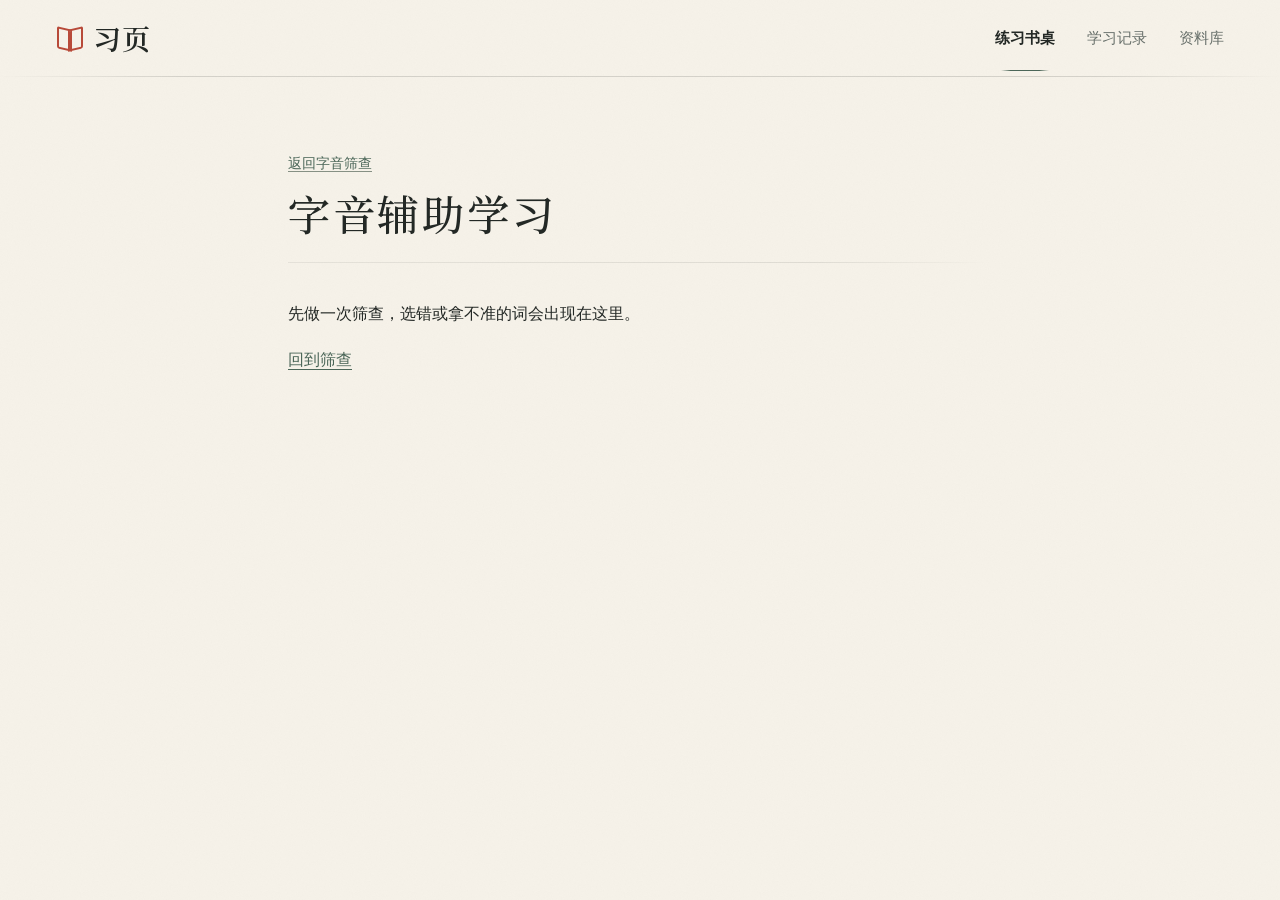
<file: assisted.html>
<!doctype html>
<html lang="zh-CN">
<head>
  <meta charset="utf-8">
  <meta name="viewport" content="width=device-width, initial-scale=1, viewport-fit=cover">
  <meta name="theme-color" content="#f6f2e9">
  <title>辅助学习 · 习页</title>
  <link rel="icon" href="data:,">
  <script src="./reading-theme.mjs?v=ink-4"></script>
  <link rel="stylesheet" href="./chinese.css?v=ink-4">
  <link rel="stylesheet" href="./reading-theme.css?v=ink-4">
  <link rel="stylesheet" href="./screening-demo.css?v=ink-4">
  <link rel="stylesheet" href="./assisted.css?v=ink-4">
  <script type="module" src="./assisted.mjs?v=ink-4"></script>
</head>
<body>
  <a class="skip-link" href="#assisted">跳到辅助题</a>
  <header class="site-head"><div class="mast">
    <a class="wordmark" href="./#desk"><span class="brand-book" aria-hidden="true"></span>习页</a>
    <nav aria-label="主导航"><a href="./#desk" aria-current="location">练习书桌</a><a href="./#records">学习记录</a><a href="./rag.html">资料库</a></nav>
  </div></header>
  <main id="assisted" class="inner-folio screening" tabindex="-1">
    <header class="folio-heading"><a class="folio-back" id="screen-link" href="./screening.html">返回筛查</a><h1 id="title">辅助学习</h1></header>
    <p id="notice" role="status"></p>
    <section id="task" aria-labelledby="prompt" hidden>
      <p id="step"></p>
      <h2 id="prompt" tabindex="-1"></h2>
      <p id="context"></p>
      <div id="choices" role="group" aria-labelledby="prompt" hidden></div>
      <form id="write" hidden>
        <label id="label" for="answer"></label>
        <div class="write-row">
          <input id="answer" autocomplete="off" autocorrect="off" autocapitalize="off" spellcheck="false" required>
          <button id="submit" class="button-primary" type="submit">核对</button>
        </div>
      </form>
      <div class="tools">
        <button id="listen" class="text-link" type="button" hidden>听读音</button>
        <button id="hint" class="text-link" type="button" aria-controls="clue" aria-expanded="false" hidden>查看线索</button>
      </div>
      <p id="clue" hidden></p>
      <div id="feedback" role="status" hidden><strong id="verdict"></strong><p id="explanation"></p></div>
    </section>
    <p id="empty" hidden></p>
    <div class="assist-actions">
      <a id="review" class="button-primary" hidden>开始独立复考</a>
      <button id="next" class="button-secondary" type="button" hidden>下一词</button>
      <a id="return" href="./screening.html" hidden>回到筛查</a>
    </div>
    <noscript>请开启 JavaScript 后进行辅助学习。</noscript>
  </main>
</body>
</html>
</file>
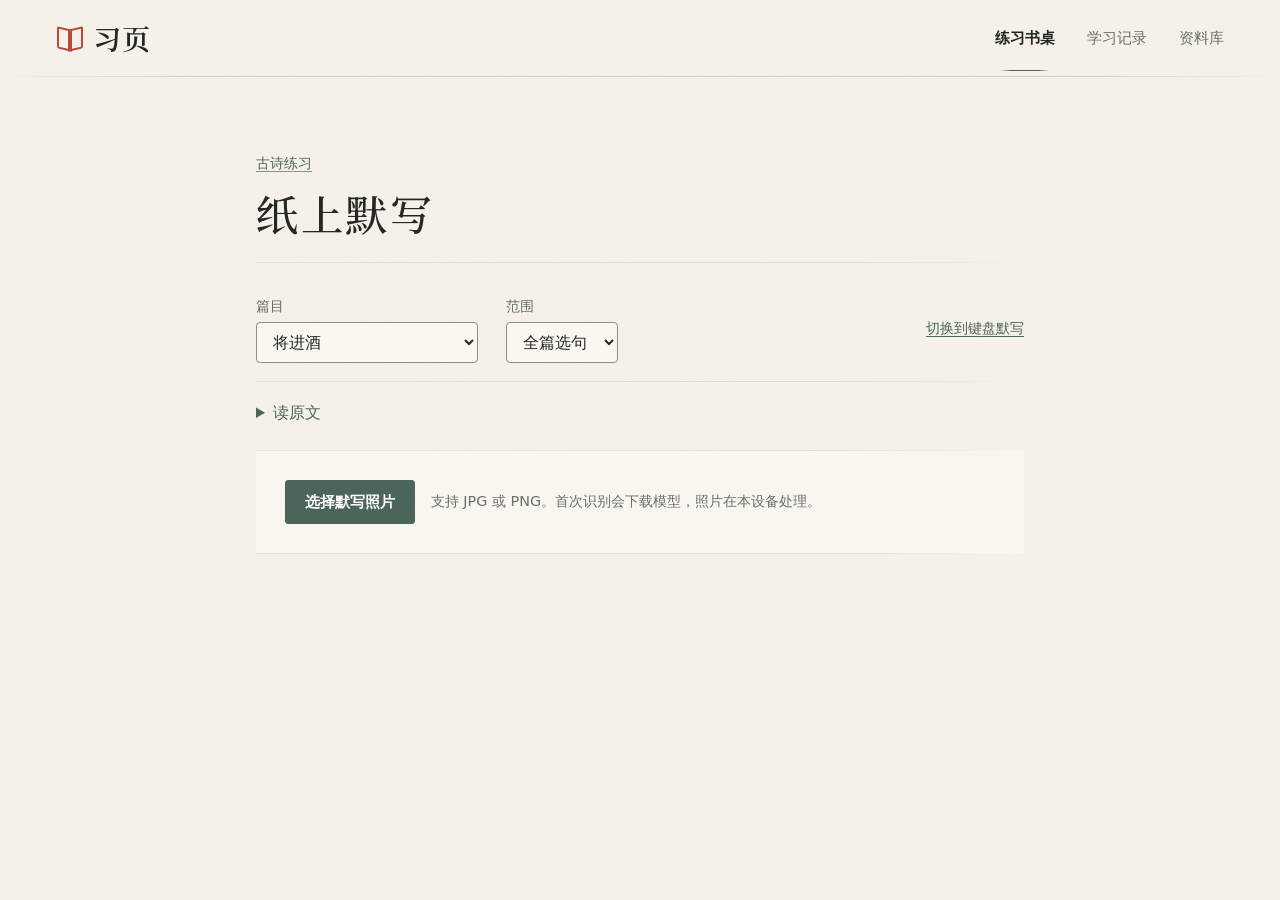
<file: handwriting.html>
<!doctype html>
<html lang="zh-CN">
<head>
  <meta charset="utf-8">
  <meta name="viewport" content="width=device-width, initial-scale=1, viewport-fit=cover">
  <meta name="theme-color" content="#f6f2e9">
  <title>纸上默写 · 习页</title>
  <link rel="icon" href="data:,">
  <script src="./reading-theme.mjs?v=ink-4"></script>
  <link rel="stylesheet" href="./chinese.css?v=ink-4">
  <link rel="stylesheet" href="./reading-theme.css?v=ink-4">
  <link rel="stylesheet" href="./handwriting.css?v=ink-4">
  <script type="module" src="./handwriting.mjs?v=ink-4"></script>
</head>
<body>
  <a class="skip-link" href="#main">跳到主要内容</a>
  <header class="site-head"><div class="mast">
    <a class="wordmark" href="./#desk"><span class="brand-book" aria-hidden="true"></span>习页</a>
    <nav aria-label="主导航"><a href="./#desk" aria-current="location">练习书桌</a><a href="./#records">学习记录</a><a href="./rag.html">资料库</a></nav>
  </div></header>
  <main class="inner-folio writing-desk" id="main">
    <header class="folio-heading"><a class="folio-back" href="./#poetry-modes">古诗练习</a><h1>纸上默写</h1></header>
    <div class="paper-setup">
      <label>篇目<select id="poem" disabled></select></label>
      <label>范围<select id="part" disabled></select></label>
      <a id="keyboard-link" class="text-link" hidden>切换到键盘默写</a>
    </div>
    <details id="reading" hidden><summary>读原文</summary><div id="reading-text"></div><button type="button" id="cover" class="text-link">遮住原文</button></details>
    <section class="photo-input" aria-label="默写照片">
      <button type="button" id="pick" class="button-primary" disabled>选择默写照片</button>
      <input type="file" id="file" accept="image/jpeg,image/png" hidden>
      <button type="button" id="camera" class="button-secondary" hidden disabled>拍一张照片</button>
      <input type="file" id="camera-file" accept="image/jpeg,image/png" capture="environment" hidden>
      <span id="file-hint">从本机选择 JPG 或 PNG 照片</span>
      <button type="button" id="retry" class="text-link" hidden>重试识别</button>
      <button type="button" id="reload" class="text-link" hidden>重新载入篇目</button>
      <button type="button" id="new" class="text-link" hidden>另选篇目</button>
    </section>
    <p id="notice" role="status" aria-atomic="true"></p>
    <section id="review" hidden aria-labelledby="review-title">
      <div class="review-head"><h2 tabindex="-1" id="review-title">核对纸面</h2><span id="tally"></span></div>
      <details id="original"><summary>查看整张原图</summary><img id="original-image" alt="本次上传的默写原图"></details>
      <div id="lines"></div>
      <details id="add-line">
        <summary>补一行漏识的笔迹</summary>
        <form id="manual-form" class="paper-editor">
          <label>对应原句<input name="reference" required list="available-references"></label>
          <label>纸上实际写的字<input name="actual" placeholder="整行确实漏写时可留空"></label>
          <button class="button-secondary">加入核对</button>
        </form>
      </details>
      <datalist id="available-references"></datalist>
      <div class="finish"><button type="button" class="button-primary" id="save">保存核对结果</button><a id="study-next" hidden>按本次默写巩固</a><a href="./#records" id="history-link" hidden>查看学习记录</a></div>
    </section>
    <noscript>请开启 JavaScript 后选择照片。</noscript>
  </main>
</body>
</html>
</file>
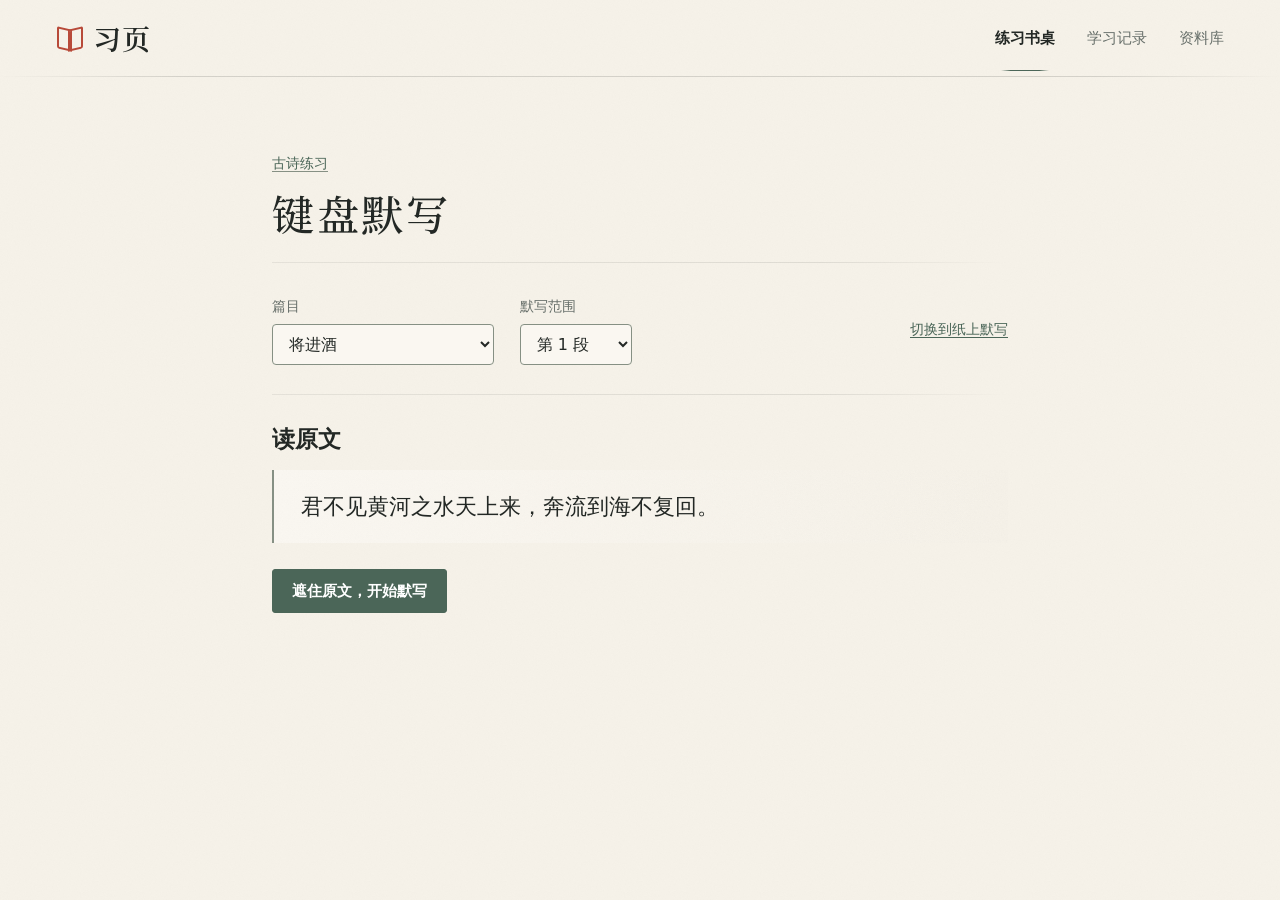
<file: keyboard.html>
<!doctype html>
<html lang="zh-CN">
<head>
  <meta charset="utf-8">
  <meta name="viewport" content="width=device-width, initial-scale=1, viewport-fit=cover">
  <meta name="theme-color" content="#f6f2e9">
  <title>键盘默写 · 习页</title>
  <link rel="icon" href="data:,">
  <script src="./reading-theme.mjs?v=ink-4"></script>
  <link rel="stylesheet" href="./chinese.css?v=ink-4">
  <link rel="stylesheet" href="./reading-theme.css?v=ink-4">
  <link rel="stylesheet" href="./keyboard.css?v=ink-4">
  <script type="module" src="./keyboard.mjs?v=ink-4"></script>
</head>
<body>
  <a class="skip-link" href="#main">跳到主要内容</a>
  <header class="site-head"><div class="mast">
    <a class="wordmark" href="./#desk"><span class="brand-book" aria-hidden="true"></span>习页</a>
    <nav aria-label="主导航"><a href="./#desk" aria-current="location">练习书桌</a><a href="./#records">学习记录</a><a href="./rag.html">资料库</a></nav>
  </div></header>
  <main id="main" class="inner-folio recitation" tabindex="-1">
    <header class="folio-heading"><a class="folio-back" href="./#poetry-modes">古诗练习</a><h1>键盘默写</h1></header>
    <div id="setup" class="recitation-setup">
      <label>篇目<select id="poem" disabled></select></label>
      <label>默写范围<select id="part" disabled></select></label>
      <a class="text-link" id="paper-link" href="./handwriting.html">切换到纸上默写</a>
    </div>
    <p id="notice" role="status" aria-live="polite"></p>
    <button type="button" id="retry" class="text-link" hidden>重新载入篇目</button>
    <section id="reading" class="recitation-page" hidden aria-labelledby="reading-heading">
      <h2 id="reading-heading">读原文</h2>
      <p class="poem-text" id="reading-text"></p>
      <button id="cover" type="button" class="button-primary">遮住原文，开始默写</button>
    </section>
    <form id="writing" class="recitation-page" hidden>
      <label for="answer" class="section-heading">默写原文</label>
      <textarea id="answer" name="answer" autocomplete="off" autocorrect="off" spellcheck="false" aria-describedby="answer-hint" rows="5"></textarea>
      <div id="answer-hint">按原句顺序输入，标点和换行不计入错漏。</div>
      <div class="recitation-actions">
        <button id="submit" type="submit" class="button-primary" disabled>提交默写</button>
        <button id="blank" type="button" class="text-link">想不起来，直接核对</button>
      </div>
    </form>
    <section id="feedback" class="recitation-page" hidden aria-labelledby="feedback-title">
      <h2 id="feedback-title" tabindex="-1">默写核对</h2>
      <p id="summary" role="status"></p>
      <div id="comparison" class="poem-text" aria-label="逐字对照"></div>
      <details id="originals"><summary>查看我的原稿和原文</summary>
        <dl><dt>我的原稿</dt><dd id="original-answer"></dd><dt>本段原文</dt><dd id="original-reference"></dd></dl>
      </details>
      <div class="recitation-actions">
        <a id="study-next" hidden>按本次默写巩固</a>
        <button id="again" type="button" class="button-secondary">再默写一次</button>
        <button id="retry-save" type="button" class="text-link" hidden>重试保存记录</button>
        <a href="./#records">查看学习记录</a>
      </div>
    </section>
    <noscript>请开启 JavaScript 后进行默写。</noscript>
  </main>
</body>
</html>
</file>
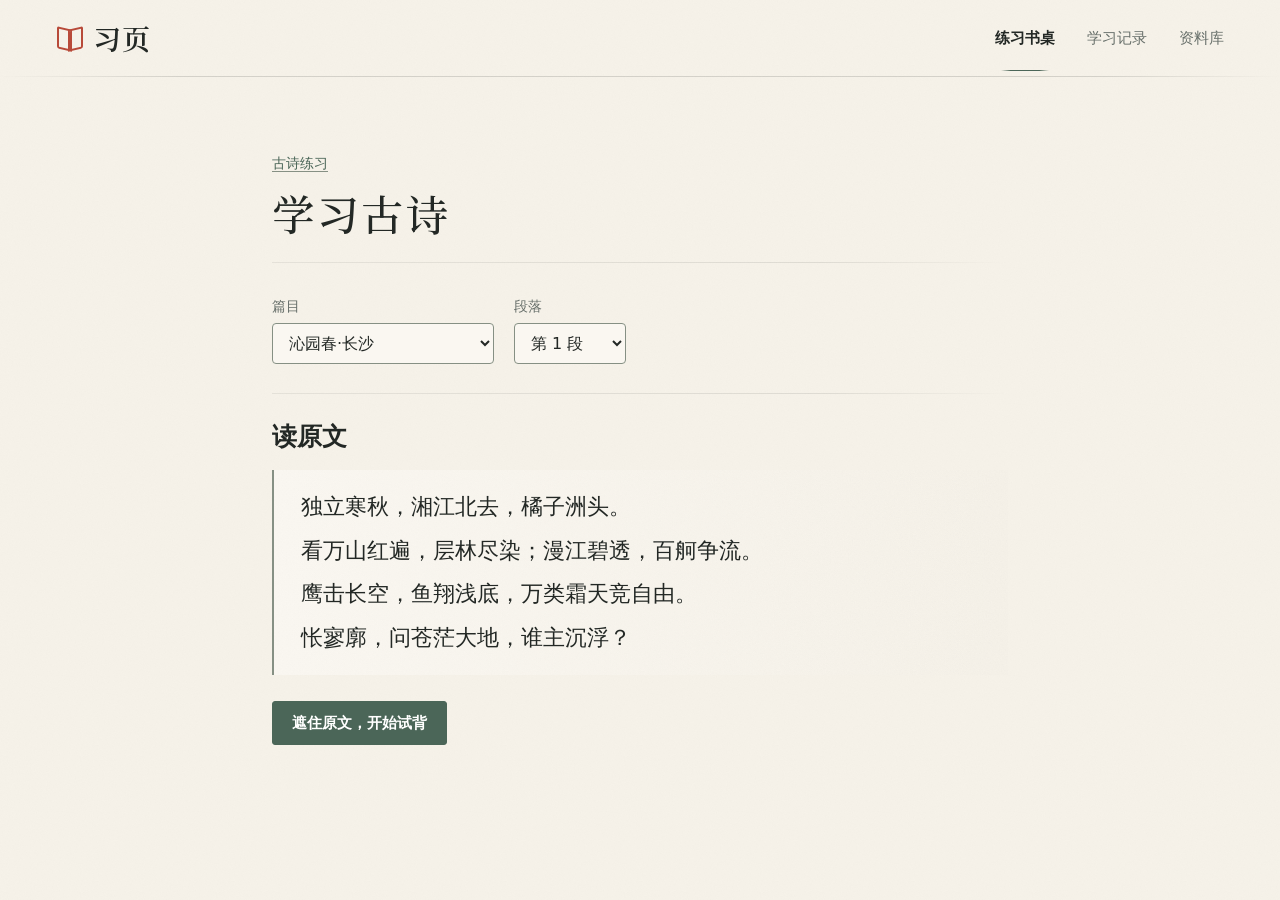
<file: poem-study.html>
<!doctype html>
<html lang="zh-CN">
<head>
  <meta charset="utf-8">
  <meta name="viewport" content="width=device-width, initial-scale=1, viewport-fit=cover">
  <meta name="theme-color" content="#f6f2e9">
  <title>学习古诗 · 习页</title>
  <link rel="icon" href="data:,">
  <script src="./reading-theme.mjs?v=ink-4"></script>
  <link rel="stylesheet" href="./chinese.css?v=ink-4">
  <link rel="stylesheet" href="./reading-theme.css?v=ink-4">
  <link rel="stylesheet" href="./poem-study.css?v=ink-4">
  <script type="module" src="./poem-study.mjs?v=ink-4"></script>
</head>
<body>
  <a class="skip-link" href="#main">跳到学习古诗</a>
  <header class="site-head"><div class="mast">
    <a class="wordmark" href="./#desk"><span class="brand-book" aria-hidden="true"></span>习页</a>
    <nav aria-label="主导航"><a href="./#desk" aria-current="location">练习书桌</a><a href="./#records">学习记录</a><a href="./rag.html">资料库</a></nav>
  </div></header>
  <main id="main" class="inner-folio poem-study" tabindex="-1">
    <header class="folio-heading"><a class="folio-back" href="./#poetry-modes">古诗练习</a><h1>学习古诗</h1></header>
    <div class="study-scope">
      <label>篇目<select id="poem" disabled></select></label>
      <label>段落<select id="part" disabled></select></label>
    </div>
    <p id="notice" role="status">正在载入篇目…</p>
    <button id="reload" class="text-link" type="button" hidden>重新载入篇目</button>
    <section class="study-page" id="reading" aria-labelledby="read-title" hidden>
      <h2 id="read-title" tabindex="-1">读原文</h2>
      <p id="reading-text" class="source-lines"></p>
      <button id="cover" class="button-primary" type="button">遮住原文，开始试背</button>
    </section>
    <section class="study-page" id="recall" aria-labelledby="recall-title" hidden>
      <h2 id="recall-title" tabindex="-1">自己背一遍</h2>
      <p class="study-note">背完后，选最接近这次的情况。</p>
      <div class="study-actions">
        <button id="fluent" class="button-primary" type="button">这一段背顺了</button>
        <button id="stuck" class="button-secondary" type="button" aria-expanded="false" aria-controls="oral-choice">有一句卡住了</button>
      </div>
      <div id="oral-choice" hidden>
        <form id="oral-locate-form">
          <label for="oral-cue">我背到……</label>
          <p id="oral-cue-help" class="study-note">写下刚背完那一句里的几个字，接着练下一句。</p>
          <input id="oral-cue" type="text" aria-describedby="oral-cue-help" autocomplete="off" spellcheck="false">
          <div class="study-actions" id="oral-match-row" hidden>
            <label>刚背过的是哪一处？<select id="oral-match"></select></label>
          </div>
          <p id="oral-cue-status" class="study-note" role="status"></p>
          <button id="oral-locate-go" class="button-secondary" type="submit" disabled>练下一句</button>
        </form>
        <details id="oral-order"><summary>按小句序号选</summary>
          <form id="oral-order-form" class="study-actions">
            <label>卡住的位置<select id="oral-clause"></select></label>
            <button class="button-secondary" type="submit">练这一句</button>
          </form>
        </details>
      </div>
      <div class="study-links"><a id="keyboard">键盘默写</a><a id="paper">纸上默写</a><button class="text-link" id="reread" type="button">再看原文</button></div>
    </section>
    <section class="study-page" id="practice" aria-labelledby="practice-title" hidden>
      <h2 id="practice-title" tabindex="-1">本段巩固</h2>
      <p class="study-note" id="reason"></p>
      <p id="prompt" class="study-prompt"></p>
      <form id="write" hidden>
        <label for="answer">默写原句</label>
        <textarea id="answer" rows="2" autocomplete="off" autocorrect="off" spellcheck="false"></textarea>
        <div class="study-actions">
          <button id="submit" class="button-primary" type="submit" disabled>核对</button>
          <button id="hint" class="text-link" type="button" aria-expanded="false" aria-controls="clue">给我一点提示</button>
          <button id="reveal" class="text-link" type="button">想不起来，看原句</button>
        </div>
        <p id="clue" class="study-clue" hidden></p>
      </form>
      <div id="feedback" class="study-feedback" hidden>
        <h3 id="verdict" tabindex="-1"></h3>
        <dl><dt id="mine-label">我写的</dt><dd id="mine"></dd><dt>原句</dt><dd id="expected"></dd></dl>
      </div>
      <div class="study-actions">
        <button id="retry-line" type="button" class="button-primary" hidden>遮住，重写这一句</button>
        <button id="next-weak" type="button" class="button-secondary" hidden>练下一处错漏</button>
        <button id="follow-scene" type="button" class="button-secondary" hidden>换个情境考我</button>
        <a id="pending-paper" hidden>重选原照片继续核对</a>
        <button id="next-part" type="button" class="button-secondary" hidden>读下一段</button>
      </div>
      <details id="alternatives"><summary>自己选怎么练</summary>
        <form id="choose-line" class="study-actions">
          <label>指定一句<select id="clause"></select></label>
          <button class="button-secondary" type="submit">练选中的句子</button>
        </form>
        <div class="study-links">
          <button id="weak" class="text-link" type="button">练刚才卡住的句子</button>
          <button id="scene" class="text-link" type="button">换个情境考我</button>
          <button id="restart" class="text-link" type="button">重读这一段</button>
        </div>
      </details>
    </section>
    <noscript>请开启 JavaScript 后学习古诗。</noscript>
  </main>
</body>
</html>
</file>
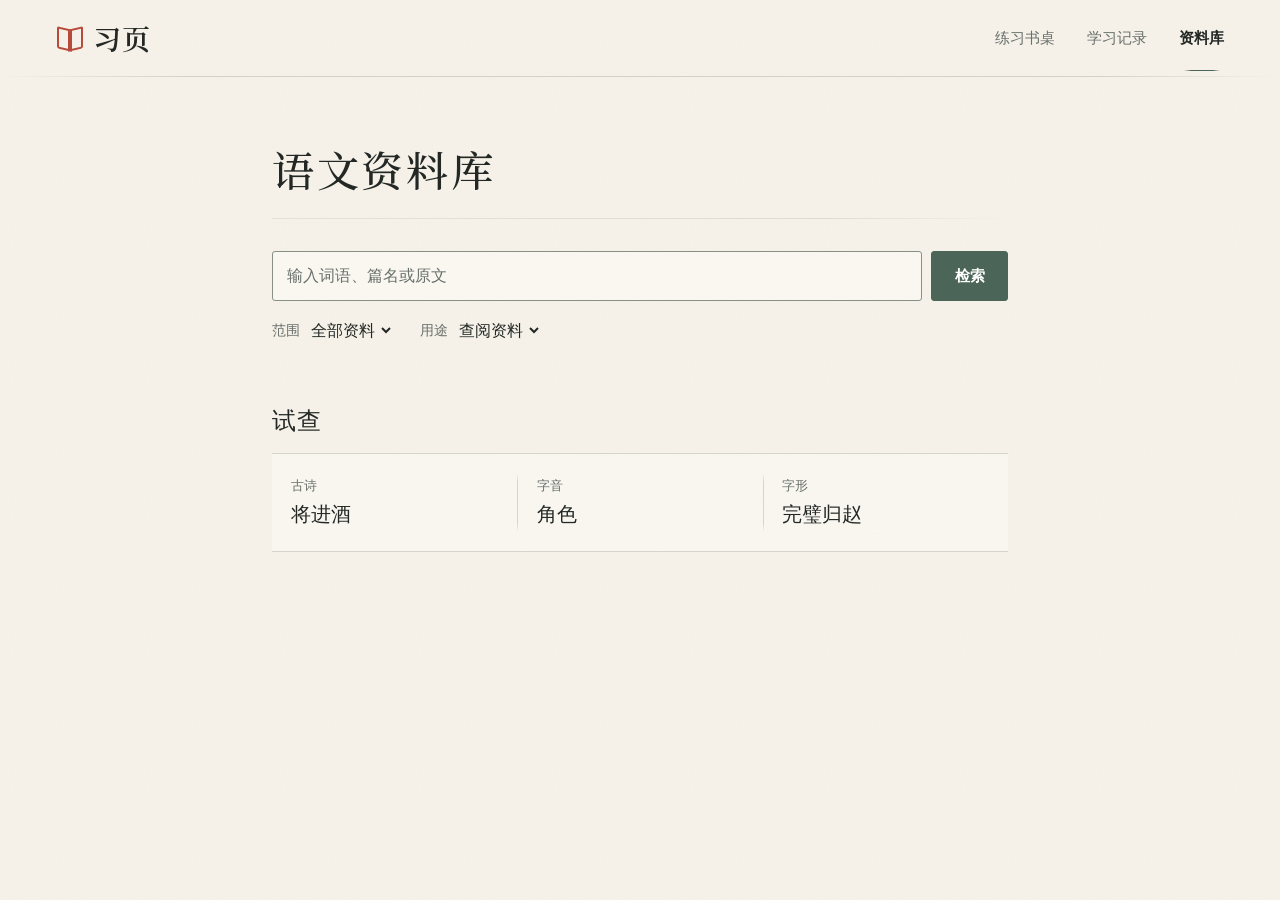
<file: rag.html>
<!doctype html>
<html lang="zh-CN">
<head>
  <meta charset="utf-8">
  <meta name="viewport" content="width=device-width, initial-scale=1, viewport-fit=cover">
  <meta name="theme-color" content="#f6f2e9">
  <title>资料库 · 习页</title>
  <link rel="icon" href="data:,">
  <script src="./reading-theme.mjs?v=ink-4"></script>
  <link rel="stylesheet" href="./chinese.css?v=ink-4">
  <link rel="stylesheet" href="./rag.css?v=ink-4">
  <link rel="stylesheet" href="./reading-theme.css?v=ink-4">
  <script type="module" src="./rag.mjs?v=ink-4"></script>
</head>
<body>
  <a class="skip-link" href="#archive">跳到主要内容</a>
  <header class="site-head"><div class="mast site-width">
    <a class="wordmark" href="./#desk" aria-label="习页，回到练习书桌"><span class="brand-book" aria-hidden="true"></span>习页</a>
    <nav aria-label="主导航">
      <a href="./#desk">练习书桌</a>
      <a href="./#records">学习记录</a>
      <a href="./rag.html" aria-current="page">资料库</a>
    </nav>
  </div></header>
  <main id="archive" class="archive inner-folio" tabindex="-1">
    <header class="folio-heading"><h1>语文资料库</h1></header>
    <form id="search-form" role="search" aria-label="检索语文资料">
      <div class="search-row">
        <label for="query" class="a11y-only">词语、篇名或原文</label>
        <input id="query" name="q" type="search" placeholder="输入词语、篇名或原文" required maxlength="300" disabled>
        <button class="button-primary" type="submit" disabled>检索</button>
      </div>
      <div class="filters">
        <label>范围 <select name="section" disabled><option value="all">全部资料</option><option value="poetry">古诗</option><option value="sound">字音</option><option value="spelling">字形</option><option value="reference">训练册原页</option></select></label>
        <label>用途 <select name="mode" disabled><option value="lookup">查阅资料</option><option value="exercise">出题取材</option></select></label>
      </div>
    </form>
    <section class="quick-search" id="quick-search" aria-labelledby="lookup-title">
      <h2 id="lookup-title">试查</h2>
      <ul>
        <li><span>古诗</span><button type="button" disabled>将进酒</button></li>
        <li><span>字音</span><button type="button" disabled>角色</button></li>
        <li><span>字形</span><button type="button" disabled>完璧归赵</button></li>
      </ul>
    </section>
    <p id="message" class="library-status" role="status"></p>
    <section id="results" aria-labelledby="result-title" hidden>
      <div class="result-head"><h2 id="result-title"></h2><span id="hit-count" role="status"></span></div>
      <div id="hits"></div>
      <details id="context-panel"><summary>给 AI 的资料摘录</summary>
        <textarea id="context" readonly aria-label="给 AI 的资料摘录"></textarea>
        <div class="copy-controls"><button class="button-secondary" id="copy" type="button">复制摘录</button><span id="copy-note" role="status"></span></div>
      </details>
      <div id="model-panel" hidden>
        <button id="ask" class="button-primary" aria-describedby="model-note">请 AI 拟一道题</button>
        <p id="model-note"></p><p id="draft-note" role="status"></p>
      </div>
      <section id="draft-panel" hidden><h2>AI 练习草稿</h2><p id="draft"></p></section>
    </section>
  </main>
</body>
</html>
</file>
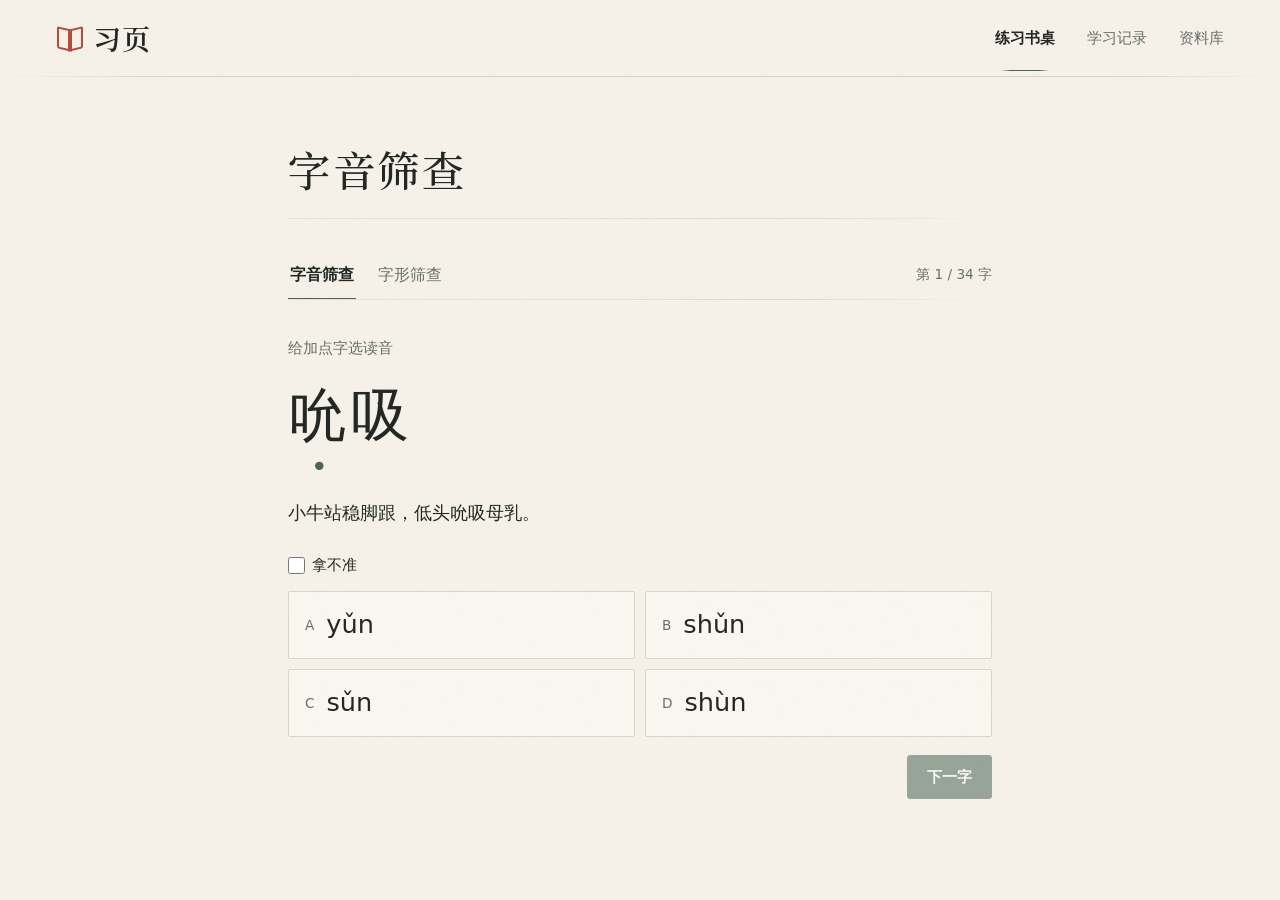
<file: screening.html>
<!doctype html>
<html lang="zh-CN">
<head>
  <meta charset="utf-8">
  <meta name="viewport" content="width=device-width, initial-scale=1, viewport-fit=cover">
  <meta name="theme-color" content="#f6f2e9">
  <title>逐字筛查 · 习页</title>
  <link rel="icon" href="data:,">
  <script src="./reading-theme.mjs?v=ink-4"></script>
  <link rel="stylesheet" href="./chinese.css?v=ink-4">
  <link rel="stylesheet" href="./reading-theme.css?v=ink-4">
  <link rel="stylesheet" href="./screening-demo.css?v=ink-4">
  <script type="module" src="./screening.mjs?v=ink-4"></script>
</head>
<body>
  <a class="skip-link" href="#screening">跳到筛查</a>
  <header class="site-head"><div class="mast">
    <a class="wordmark" href="./#desk"><span class="brand-book" aria-hidden="true"></span>习页</a>
    <nav aria-label="主导航"><a href="./#desk" aria-current="location">练习书桌</a><a href="./#records">学习记录</a><a href="./rag.html">资料库</a></nav>
  </div></header>
  <main id="screening" class="inner-folio screening" tabindex="-1">
    <header class="folio-heading"><h1 id="title">逐字筛查</h1></header>
    <div class="toolbar">
      <nav class="modes" aria-label="筛查专项">
        <a href="./screening.html?section=sound" data-mode="sound">字音筛查</a>
        <a href="./screening.html?section=spelling" data-mode="spelling">字形筛查</a>
      </nav>
      <span id="count"></span>
    </div>
    <p id="notice" role="status"></p>
    <a id="review" class="review-link" hidden></a>
    <section id="question" aria-labelledby="word" hidden>
      <div class="prompt">
        <p id="instruction"></p>
        <h2 id="word" tabindex="-1"></h2>
        <p id="context"></p>
      </div>
      <label class="uncertainty"><input id="unsure" type="checkbox">拿不准</label>
      <div id="answers" role="group" aria-labelledby="word instruction"></div>
      <div class="controls">
        <small id="source"></small>
        <span id="feedback" role="status" aria-atomic="true"></span>
        <a id="assist-this" hidden></a>
        <button type="button" class="button-primary" id="next" disabled>下一字</button>
      </div>
    </section>
    <section id="held" hidden>
      <h2>上次筛过的字，今天可以复考了。</h2>
      <button id="skip-feedback" type="button" class="button-secondary">继续筛查下一字</button>
    </section>
    <section id="summary" hidden aria-labelledby="result-title">
      <h2 id="result-title" tabindex="-1">本专项已筛完</h2>
      <p id="totals"></p>
      <p id="assist-summary" hidden><a id="assist-all"></a></p>
      <a href="./#records">查看学习记录</a>
    </section>
    <button id="retry" type="button" class="text-link" hidden>重新载入</button>
    <noscript>请开启 JavaScript 后进行筛查。</noscript>
  </main>
</body>
</html>
</file>
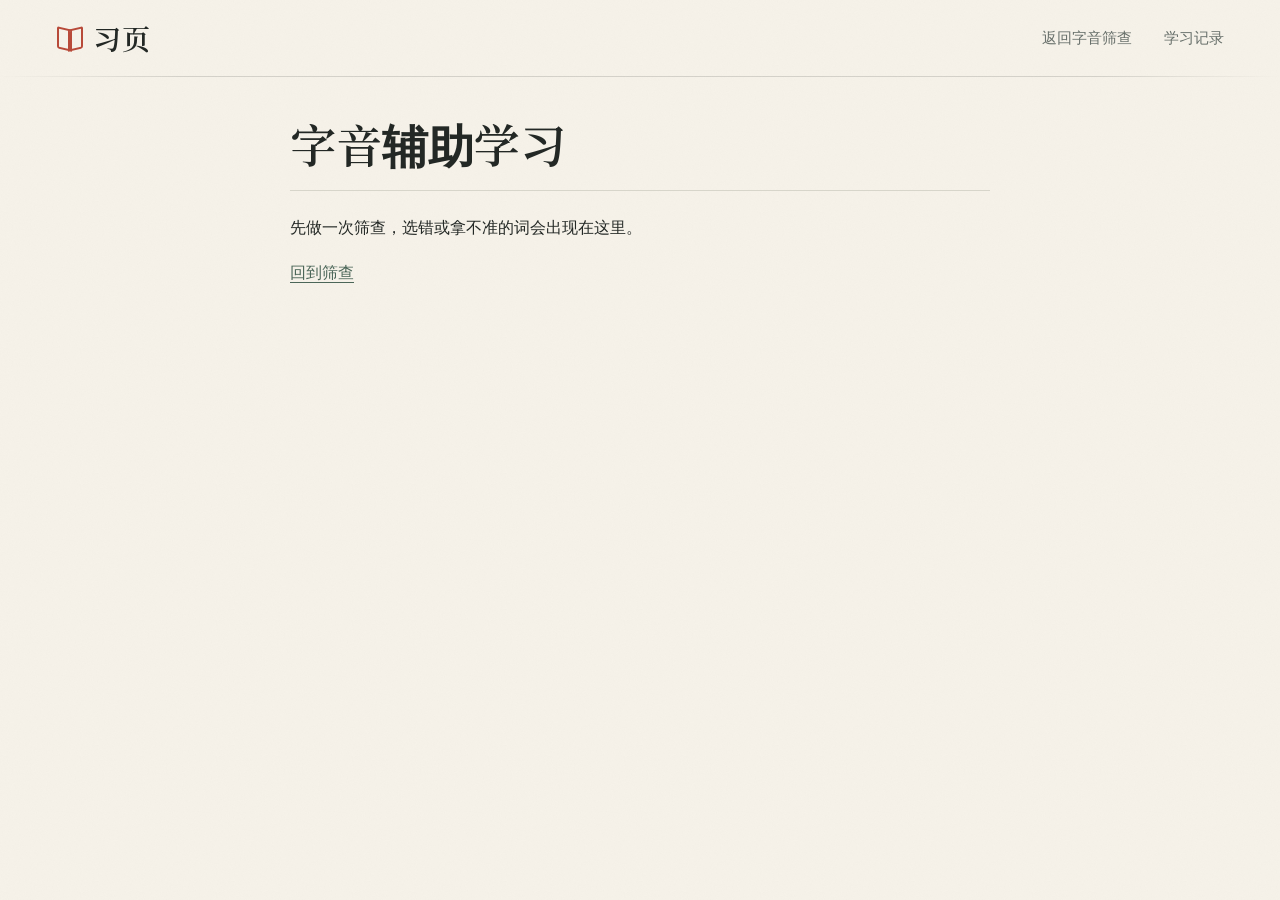
<file: phase-one/assisted.html>
<!doctype html>
<html lang="zh-CN">
<head>
  <meta charset="utf-8">
  <meta name="viewport" content="width=device-width, initial-scale=1">
  <meta name="theme-color" content="#f7f7f1">
  <title>辅助学习 · 习页</title>
  <link rel="icon" href="data:,">
  <script src="./reading-theme.mjs"></script>
  <link rel="stylesheet" href="./chinese.css">
  <link rel="stylesheet" href="./reading-theme.css">
  <link rel="stylesheet" href="./screening-demo.css">
  <link rel="stylesheet" href="./assisted.css">
  <script type="module" src="./assisted.mjs"></script>
</head>
<body>
  <a class="skip-link" href="#assisted">跳到辅助题</a>
  <header class="site-head"><div class="mast">
    <a class="wordmark" href="./#desk"><span class="brand-book" aria-hidden="true"></span>习页</a>
    <nav aria-label="主导航"><a id="screen-link" href="./screening.html">返回筛查</a><a href="./#records">学习记录</a></nav>
  </div></header>
  <main id="assisted" class="screening" tabindex="-1">
    <h1 id="title">辅助学习</h1>
    <p id="notice" role="status"></p>
    <section id="task" aria-labelledby="prompt" hidden>
      <p id="step"></p>
      <h2 id="prompt" tabindex="-1"></h2>
      <p id="context"></p>
      <div id="choices" role="group" aria-labelledby="prompt" hidden></div>
      <form id="write" hidden>
        <label id="label" for="answer"></label>
        <div class="write-row">
          <input id="answer" autocomplete="off" autocorrect="off" autocapitalize="off" spellcheck="false" required>
          <button id="submit" class="button-primary" type="submit">核对</button>
        </div>
      </form>
      <div class="tools">
        <button id="listen" class="text-link" type="button" hidden>听读音</button>
        <button id="hint" class="text-link" type="button" aria-controls="clue" aria-expanded="false" hidden>查看线索</button>
      </div>
      <p id="clue" hidden></p>
      <div id="feedback" role="status" hidden><strong id="verdict"></strong><p id="explanation"></p></div>
    </section>
    <p id="empty" hidden></p>
    <div class="assist-actions">
      <a id="review" class="button-primary" hidden>开始独立复考</a>
      <button id="next" class="button-secondary" type="button" hidden>下一词</button>
      <a id="return" href="./screening.html" hidden>回到筛查</a>
    </div>
    <noscript>请开启 JavaScript 后进行辅助学习。</noscript>
  </main>
</body>
</html>
</file>
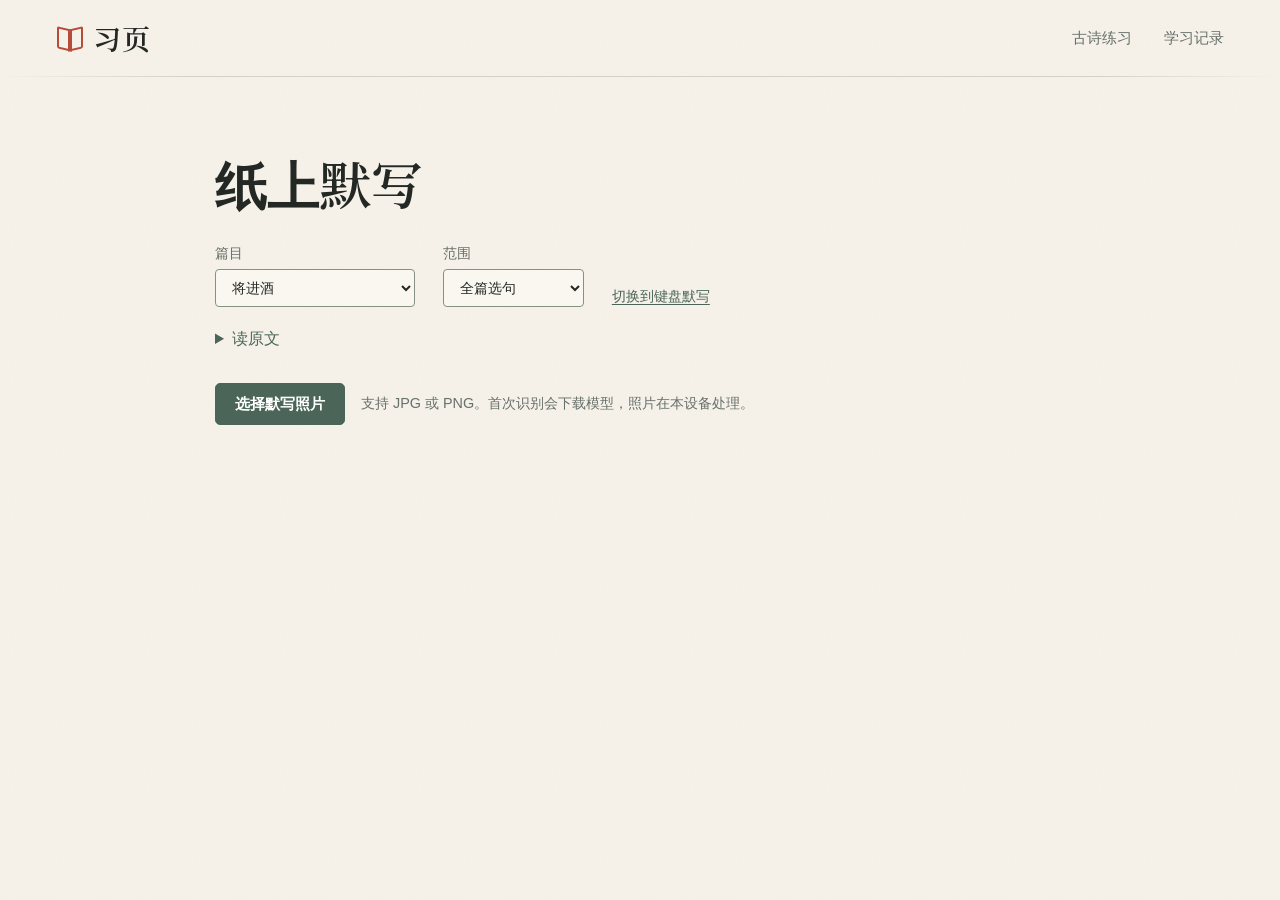
<file: phase-one/handwriting.html>
<!doctype html>
<html lang="zh-CN">
<head>
  <meta charset="utf-8">
  <meta name="viewport" content="width=device-width, initial-scale=1">
  <meta name="theme-color" content="#f7f7f1">
  <title>纸上默写 · 习页</title>
  <link rel="icon" href="data:,">
  <script src="./reading-theme.mjs"></script>
  <link rel="stylesheet" href="./chinese.css">
  <link rel="stylesheet" href="./reading-theme.css">
  <link rel="stylesheet" href="./handwriting.css">
  <script type="module" src="./handwriting.mjs?v=study-1"></script>
</head>
<body>
  <a class="skip-link" href="#main">跳到主要内容</a>
  <header class="site-head"><div class="mast">
    <a class="wordmark" href="./#desk"><span class="brand-book" aria-hidden="true"></span>习页</a>
    <nav aria-label="主导航"><a href="./#poetry">古诗练习</a><a href="./#records">学习记录</a></nav>
  </div></header>
  <main class="writing-desk" id="main">
    <h1>纸上默写</h1>
    <div class="paper-setup">
      <label>篇目<select id="poem" disabled></select></label>
      <label>范围<select id="part" disabled></select></label>
      <a id="keyboard-link" class="text-link" hidden>切换到键盘默写</a>
    </div>
    <details id="reading" hidden><summary>读原文</summary><div id="reading-text"></div><button type="button" id="cover" class="text-link">遮住原文</button></details>
    <section class="photo-input" aria-label="默写照片">
      <button type="button" id="pick" class="button-primary" disabled>选择默写照片</button>
      <input type="file" id="file" accept="image/jpeg,image/png" hidden>
      <button type="button" id="camera" class="button-secondary" hidden disabled>拍一张照片</button>
      <input type="file" id="camera-file" accept="image/jpeg,image/png" capture="environment" hidden>
      <span id="file-hint">从本机选择 JPG 或 PNG 照片</span>
      <button type="button" id="retry" class="text-link" hidden>重试识别</button>
      <button type="button" id="reload" class="text-link" hidden>重新载入篇目</button>
      <button type="button" id="new" class="text-link" hidden>另选篇目</button>
    </section>
    <p id="notice" role="status" aria-atomic="true"></p>
    <section id="review" hidden aria-labelledby="review-title">
      <div class="review-head"><h2 tabindex="-1" id="review-title">核对纸面</h2><span id="tally"></span></div>
      <details id="original"><summary>查看整张原图</summary><img id="original-image" alt="本次上传的默写原图"></details>
      <div id="lines"></div>
      <details id="add-line">
        <summary>补一行漏识的笔迹</summary>
        <form id="manual-form" class="paper-editor">
          <label>对应原句<input name="reference" required list="available-references"></label>
          <label>纸上实际写的字<input name="actual" placeholder="整行确实漏写时可留空"></label>
          <button class="button-secondary">加入核对</button>
        </form>
      </details>
      <datalist id="available-references"></datalist>
      <div class="finish"><button type="button" class="button-primary" id="save">保存核对结果</button><a id="study-next" hidden>按本次默写巩固</a><a href="./#records" id="history-link" hidden>查看学习记录</a></div>
    </section>
    <noscript>请开启 JavaScript 后选择照片。</noscript>
  </main>
</body>
</html>
</file>
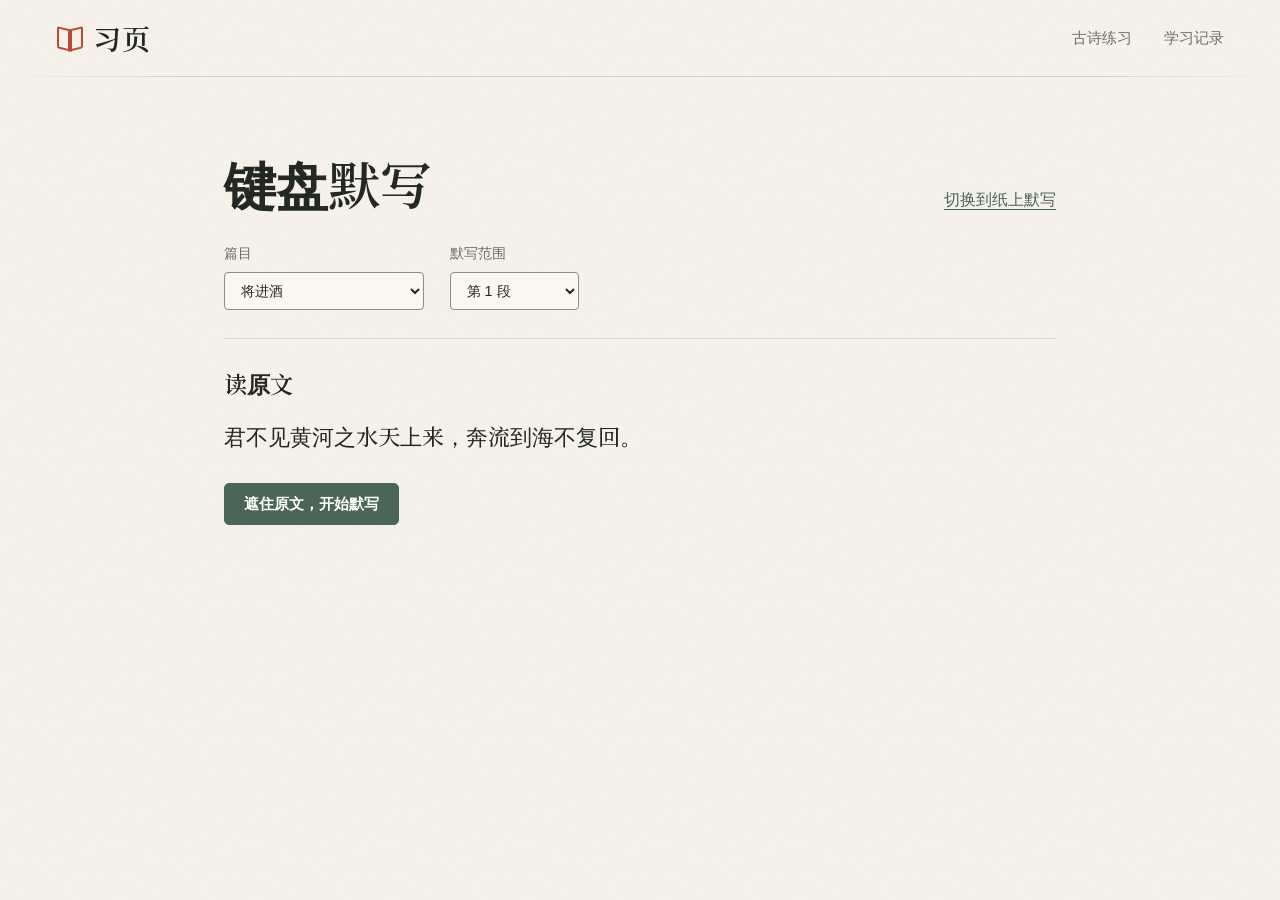
<file: phase-one/keyboard.html>
<!doctype html>
<html lang="zh-CN">
<head>
  <meta charset="utf-8">
  <meta name="viewport" content="width=device-width, initial-scale=1">
  <meta name="theme-color" content="#f7f7f1">
  <title>键盘默写 · 习页</title>
  <link rel="icon" href="data:,">
  <script src="./reading-theme.mjs"></script>
  <link rel="stylesheet" href="./chinese.css">
  <link rel="stylesheet" href="./reading-theme.css">
  <link rel="stylesheet" href="./keyboard.css">
  <script type="module" src="./keyboard.mjs?v=recall-2"></script>
</head>
<body>
  <a class="skip-link" href="#main">跳到主要内容</a>
  <header class="site-head"><div class="mast">
    <a class="wordmark" href="./#desk"><span class="brand-book" aria-hidden="true"></span>习页</a>
    <nav aria-label="主导航"><a href="./#poetry">古诗练习</a><a href="./#records">学习记录</a></nav>
  </div></header>
  <main id="main" class="recitation" tabindex="-1">
    <div class="recitation-head"><h1>键盘默写</h1><a id="paper-link" href="./handwriting.html">切换到纸上默写</a></div>
    <div id="setup" class="recitation-setup">
      <label>篇目<select id="poem" disabled></select></label>
      <label>默写范围<select id="part" disabled></select></label>
    </div>
    <p id="notice" role="status" aria-live="polite"></p>
    <button type="button" id="retry" class="text-link" hidden>重新载入篇目</button>
    <section id="reading" class="recitation-page" hidden aria-labelledby="reading-heading">
      <h2 id="reading-heading">读原文</h2>
      <p class="poem-text" id="reading-text"></p>
      <button id="cover" type="button" class="button-primary">遮住原文，开始默写</button>
    </section>
    <form id="writing" class="recitation-page" hidden>
      <label for="answer" class="section-heading">默写原文</label>
      <textarea id="answer" name="answer" autocomplete="off" autocorrect="off" spellcheck="false" aria-describedby="answer-hint" rows="5"></textarea>
      <div id="answer-hint">按原句顺序输入，标点和换行不计入错漏。</div>
      <div class="recitation-actions">
        <button id="submit" type="submit" class="button-primary" disabled>提交默写</button>
        <button id="blank" type="button" class="text-link">想不起来，直接核对</button>
      </div>
    </form>
    <section id="feedback" class="recitation-page" hidden aria-labelledby="feedback-title">
      <h2 id="feedback-title" tabindex="-1">默写核对</h2>
      <p id="summary" role="status"></p>
      <div id="comparison" class="poem-text" aria-label="逐字对照"></div>
      <details id="originals"><summary>查看我的原稿和原文</summary>
        <dl><dt>我的原稿</dt><dd id="original-answer"></dd><dt>本段原文</dt><dd id="original-reference"></dd></dl>
      </details>
      <div class="recitation-actions">
        <a id="study-next" hidden>按本次默写巩固</a>
        <button id="again" type="button" class="button-secondary">再默写一次</button>
        <button id="retry-save" type="button" class="text-link" hidden>重试保存记录</button>
        <a href="./#records">查看学习记录</a>
      </div>
    </section>
    <noscript>请开启 JavaScript 后进行默写。</noscript>
  </main>
</body>
</html>
</file>
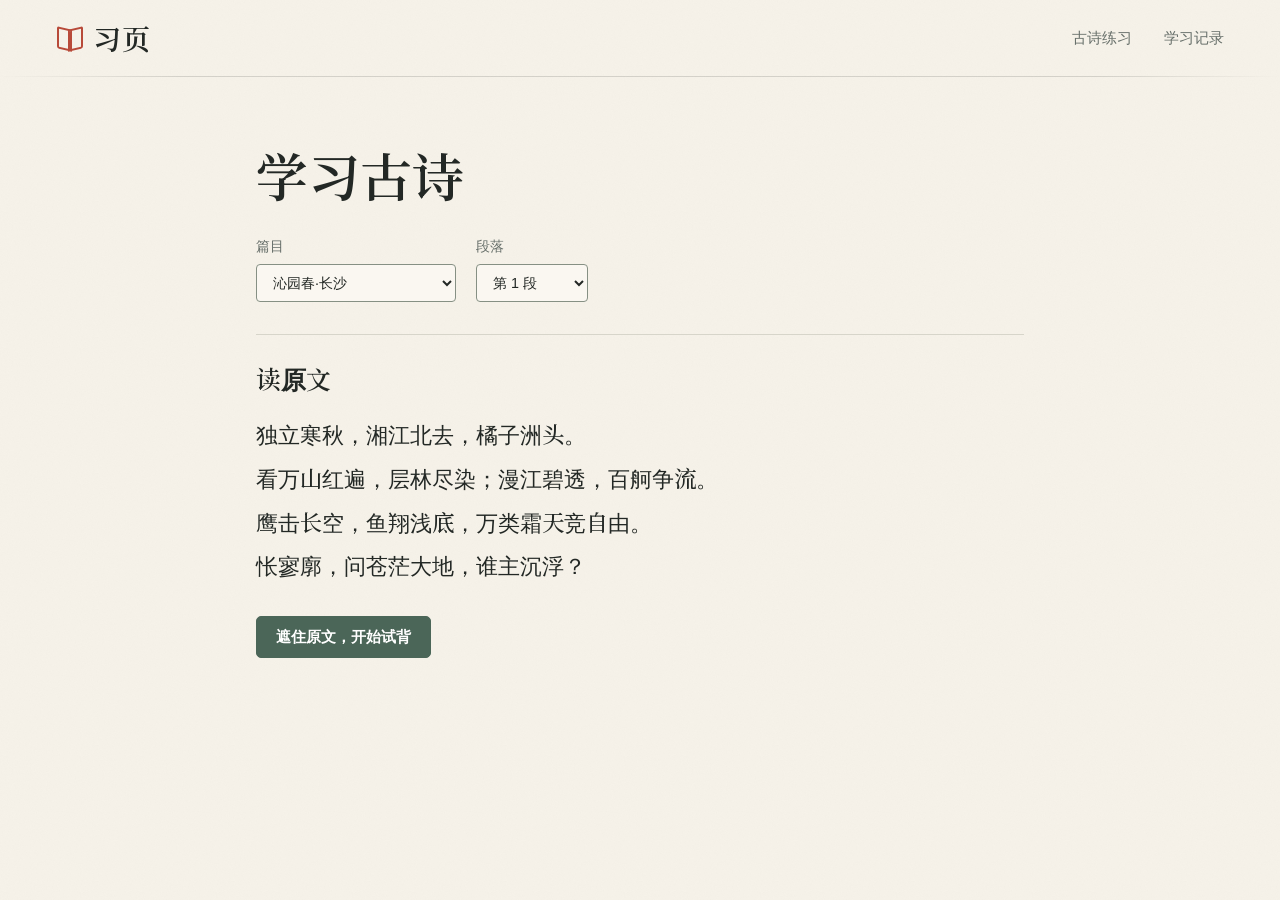
<file: phase-one/poem-study.html>
<!doctype html>
<html lang="zh-CN">
<head>
  <meta charset="utf-8">
  <meta name="viewport" content="width=device-width, initial-scale=1">
  <meta name="theme-color" content="#f7f7f1">
  <title>学习古诗 · 习页</title>
  <link rel="icon" href="data:,">
  <script src="./reading-theme.mjs"></script>
  <link rel="stylesheet" href="./chinese.css">
  <link rel="stylesheet" href="./reading-theme.css">
  <link rel="stylesheet" href="./poem-study.css?v=recall-2">
  <script type="module" src="./poem-study.mjs?v=recall-2"></script>
</head>
<body>
  <a class="skip-link" href="#main">跳到学习古诗</a>
  <header class="site-head"><div class="mast">
    <a class="wordmark" href="./#desk"><span class="brand-book" aria-hidden="true"></span>习页</a>
    <nav aria-label="主导航"><a href="./#poetry-modes">古诗练习</a><a href="./#records">学习记录</a></nav>
  </div></header>
  <main id="main" class="poem-study" tabindex="-1">
    <h1>学习古诗</h1>
    <div class="study-scope">
      <label>篇目<select id="poem" disabled></select></label>
      <label>段落<select id="part" disabled></select></label>
    </div>
    <p id="notice" role="status">正在载入篇目…</p>
    <button id="reload" class="text-link" type="button" hidden>重新载入篇目</button>
    <section class="study-page" id="reading" aria-labelledby="read-title" hidden>
      <h2 id="read-title" tabindex="-1">读原文</h2>
      <p id="reading-text" class="source-lines"></p>
      <button id="cover" class="button-primary" type="button">遮住原文，开始试背</button>
    </section>
    <section class="study-page" id="recall" aria-labelledby="recall-title" hidden>
      <h2 id="recall-title" tabindex="-1">自己背一遍</h2>
      <p class="study-note">背完后，选最接近这次的情况。</p>
      <div class="study-actions">
        <button id="fluent" class="button-primary" type="button">这一段背顺了</button>
        <button id="stuck" class="button-secondary" type="button" aria-expanded="false" aria-controls="oral-choice">有一句卡住了</button>
      </div>
      <div id="oral-choice" hidden>
        <form id="oral-locate-form">
          <label for="oral-cue">我背到……</label>
          <p id="oral-cue-help" class="study-note">写下刚背完那一句里的几个字，接着练下一句。</p>
          <input id="oral-cue" type="text" aria-describedby="oral-cue-help" autocomplete="off" spellcheck="false">
          <div class="study-actions" id="oral-match-row" hidden>
            <label>刚背过的是哪一处？<select id="oral-match"></select></label>
          </div>
          <p id="oral-cue-status" class="study-note" role="status"></p>
          <button id="oral-locate-go" class="button-secondary" type="submit" disabled>练下一句</button>
        </form>
        <details id="oral-order"><summary>按小句序号选</summary>
          <form id="oral-order-form" class="study-actions">
            <label>卡住的位置<select id="oral-clause"></select></label>
            <button class="button-secondary" type="submit">练这一句</button>
          </form>
        </details>
      </div>
      <div class="study-links"><a id="keyboard">键盘默写</a><a id="paper">纸上默写</a><button class="text-link" id="reread" type="button">再看原文</button></div>
    </section>
    <section class="study-page" id="practice" aria-labelledby="practice-title" hidden>
      <h2 id="practice-title" tabindex="-1">本段巩固</h2>
      <p class="study-note" id="reason"></p>
      <p id="prompt" class="study-prompt"></p>
      <form id="write" hidden>
        <label for="answer">默写原句</label>
        <textarea id="answer" rows="2" autocomplete="off" autocorrect="off" spellcheck="false"></textarea>
        <div class="study-actions">
          <button id="submit" class="button-primary" type="submit" disabled>核对</button>
          <button id="hint" class="text-link" type="button" aria-expanded="false" aria-controls="clue">给我一点提示</button>
          <button id="reveal" class="text-link" type="button">想不起来，看原句</button>
        </div>
        <p id="clue" class="study-clue" hidden></p>
      </form>
      <div id="feedback" class="study-feedback" hidden>
        <h3 id="verdict" tabindex="-1"></h3>
        <dl><dt id="mine-label">我写的</dt><dd id="mine"></dd><dt>原句</dt><dd id="expected"></dd></dl>
      </div>
      <div class="study-actions">
        <button id="retry-line" type="button" class="button-primary" hidden>遮住，重写这一句</button>
        <button id="next-weak" type="button" class="button-secondary" hidden>练下一处错漏</button>
        <button id="follow-scene" type="button" class="button-secondary" hidden>换个情境考我</button>
        <a id="pending-paper" hidden>重选原照片继续核对</a>
        <button id="next-part" type="button" class="button-secondary" hidden>读下一段</button>
      </div>
      <details id="alternatives"><summary>自己选怎么练</summary>
        <form id="choose-line" class="study-actions">
          <label>指定一句<select id="clause"></select></label>
          <button class="button-secondary" type="submit">练选中的句子</button>
        </form>
        <div class="study-links">
          <button id="weak" class="text-link" type="button">练刚才卡住的句子</button>
          <button id="scene" class="text-link" type="button">换个情境考我</button>
          <button id="restart" class="text-link" type="button">重读这一段</button>
        </div>
      </details>
    </section>
    <noscript>请开启 JavaScript 后学习古诗。</noscript>
  </main>
</body>
</html>
</file>
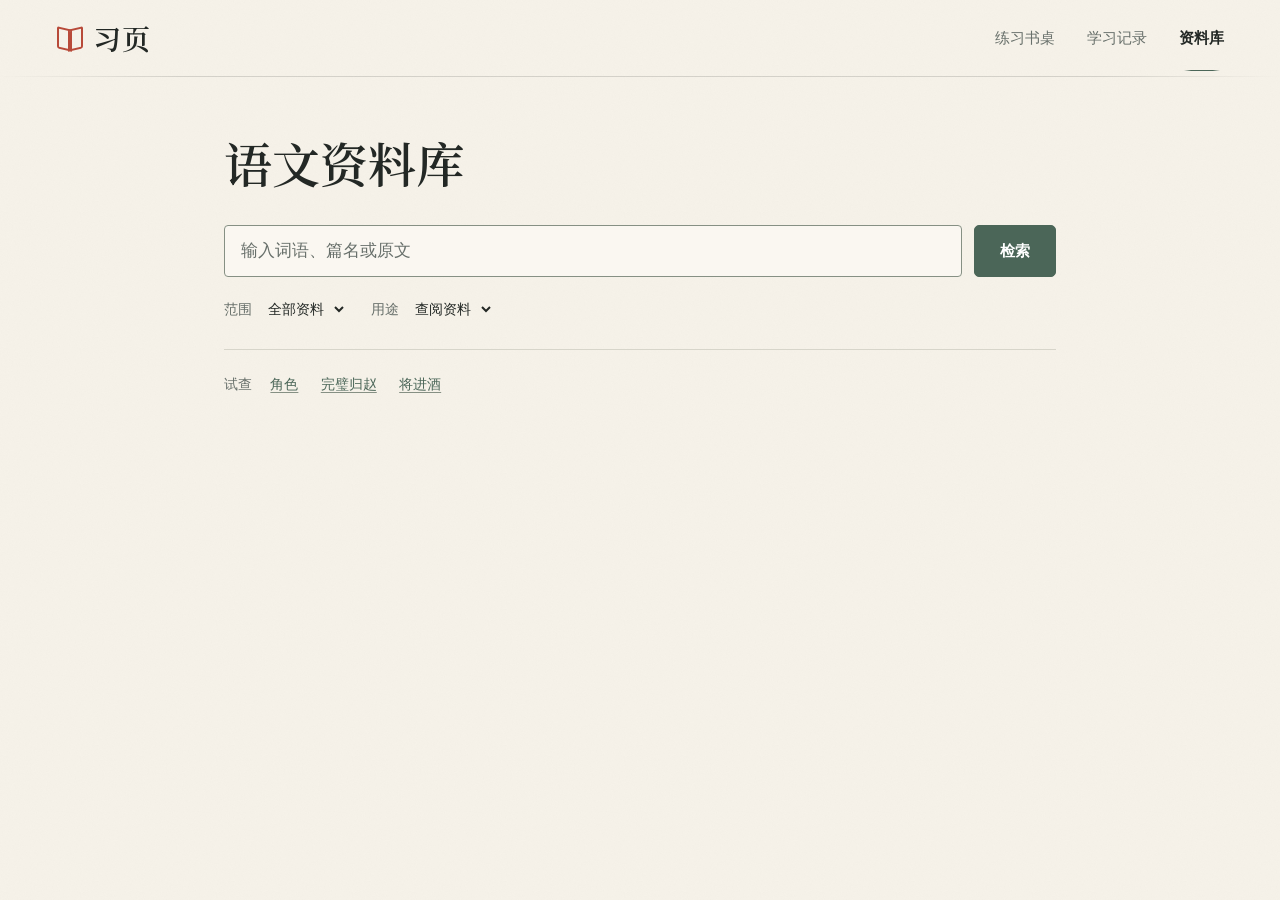
<file: phase-one/rag.html>
<!doctype html>
<html lang="zh-CN">
<head>
  <meta charset="utf-8">
  <meta name="viewport" content="width=device-width, initial-scale=1">
  <meta name="theme-color" content="#f7f7f1">
  <title>资料库 · 习页</title>
  <link rel="icon" href="data:,">
  <script src="./reading-theme.mjs"></script>
  <link rel="stylesheet" href="./chinese.css">
  <link rel="stylesheet" href="./rag.css">
  <link rel="stylesheet" href="./reading-theme.css">
  <script type="module" src="./rag.mjs?v=ready-1"></script>
</head>
<body>
  <a class="skip-link" href="#archive">跳到主要内容</a>
  <header class="site-head"><div class="mast site-width">
    <a class="wordmark" href="./#desk" aria-label="习页，回到练习书桌"><span class="brand-book" aria-hidden="true"></span>习页</a>
    <nav aria-label="主导航">
      <a href="./#desk">练习书桌</a>
      <a href="./#records">学习记录</a>
      <a href="./rag.html" aria-current="page">资料库</a>
    </nav>
  </div></header>
  <main id="archive" class="archive site-width" tabindex="-1">
    <h1>语文资料库</h1>
    <form id="search-form" role="search" aria-label="检索语文资料">
      <div class="search-row">
        <label for="query" class="a11y-only">词语、篇名或原文</label>
        <input id="query" name="q" type="search" placeholder="输入词语、篇名或原文" required maxlength="300" disabled>
        <button class="button-primary" type="submit" disabled>检索</button>
      </div>
      <div class="filters">
        <label>范围 <select name="section" disabled><option value="all">全部资料</option><option value="poetry">古诗</option><option value="sound">字音</option><option value="spelling">字形</option><option value="reference">训练册原页</option></select></label>
        <label>用途 <select name="mode" disabled><option value="lookup">查阅资料</option><option value="exercise">出题取材</option></select></label>
      </div>
    </form>
    <div class="quick-search" id="quick-search"><span>试查</span>
      <button type="button" disabled>角色</button><button type="button" disabled>完璧归赵</button><button type="button" disabled>将进酒</button>
    </div>
    <p id="message" class="library-status" role="status"></p>
    <section id="results" aria-labelledby="result-title" hidden>
      <div class="result-head"><h2 id="result-title"></h2><span id="hit-count" role="status"></span></div>
      <div id="hits"></div>
      <details id="context-panel"><summary>给 AI 的资料摘录</summary>
        <textarea id="context" readonly aria-label="给 AI 的资料摘录"></textarea>
        <div class="copy-controls"><button class="button-secondary" id="copy" type="button">复制摘录</button><span id="copy-note" role="status"></span></div>
      </details>
      <div id="model-panel" hidden>
        <button id="ask" class="button-primary" aria-describedby="model-note">请 AI 拟一道题</button>
        <p id="model-note"></p><p id="draft-note" role="status"></p>
      </div>
      <section id="draft-panel" hidden><h2>AI 练习草稿</h2><p id="draft"></p></section>
    </section>
  </main>
</body>
</html>
</file>
<file: chinese.css>
:root {
  color-scheme: light;
  --sans: "PingFang SC", "Microsoft YaHei", "Noto Sans CJK SC", system-ui, sans-serif;
  --reading-serif: "Songti SC", "STSong", "Noto Serif CJK SC", "Source Han Serif SC", "Noto Serif SC", SimSun, var(--sans);
  --serif: var(--reading-serif);
  --ink-hairline: linear-gradient(90deg, transparent 0%, color-mix(in srgb, var(--ink) 16%, transparent) 14% 86%, transparent 100%);
  --ink-divider: linear-gradient(90deg, color-mix(in srgb, var(--ink) 8%, transparent), color-mix(in srgb, var(--ink) 11%, transparent) 75%, transparent);
  color: var(--ink);
  background-color: var(--paper);
  --paper-grain: url("data:image/svg+xml,%3Csvg xmlns='http://www.w3.org/2000/svg' width='136' height='136'%3E%3Cfilter id='grain'%3E%3CfeTurbulence type='fractalNoise' baseFrequency='.82' numOctaves='3' stitchTiles='stitch'/%3E%3CfeColorMatrix type='saturate' values='0'/%3E%3C/filter%3E%3Cpath d='M0 0h136v136H0z' fill='%238b826f' filter='url(%23grain)' opacity='.032'/%3E%3C/svg%3E");
  background-image: var(--paper-grain);
  background-blend-mode: multiply;
  font: 16px/1.6 var(--sans);
  -webkit-font-smoothing: antialiased;
  accent-color: var(--green);
}
/* The bundled Song subset covers these fixed labels and painted verses.
   Poem titles, questions and student writing use a complete device font. */
.wordmark, .desk-spread, .scroll-heading, .scroll-options li strong,
.folio-head h1, .folio-heading h1 {
  --serif: "Xiye Desk Song", var(--reading-serif);
}
* { box-sizing: border-box; }
body {
  margin: 0;
  padding-inline: env(safe-area-inset-left) env(safe-area-inset-right);
  padding-bottom: env(safe-area-inset-bottom);
}
[hidden] { display: none !important; }
::selection { background: color-mix(in srgb, var(--sheet), var(--green) 26%); color: var(--ink); }
h1, h2, h3 { font-family: var(--serif); color: var(--ink); line-height: 1.32; }
a { color: var(--green); text-underline-offset: .23em; }
button, input, textarea, select { font: inherit; color: inherit; }
button, summary, label:has(input[type="radio"]), label:has(input[type="checkbox"]) { cursor: pointer; }
button:disabled { cursor: default; opacity: .55; }
:where(a, button, input, textarea, select, summary):focus-visible { outline: 2px solid var(--focus); outline-offset: 4px; }
.skip-link { position: fixed; z-index: 5; top: -6em; left: 1rem; background: var(--sheet); padding: 8px 14px; }
.skip-link:focus { top: 8px; }
.mast, .site-width, #study-main { width: min(1220px, calc(100% - 112px)); margin-inline: auto; }
.site-head {
  padding-top: env(safe-area-inset-top);
  border-bottom: 1px solid transparent;
  border-image: var(--ink-hairline) 1;
}
.mast { display: flex; align-items: stretch; justify-content: space-between; gap: 28px; min-height: 76px; }
.wordmark { display: inline-flex; align-items: center; gap: 10px; color: var(--ink); text-decoration: none; font: 700 28px/1 var(--serif); letter-spacing: .02em; white-space: nowrap; }
.brand-book { display: inline-block; position: relative; width: 27px; height: 29px; color: var(--seal); }
.brand-book::before, .brand-book::after { content: ""; position: absolute; top: 4px; width: 11px; height: 18px; border: 2px solid currentColor; }
.brand-book::before { left: 1px; transform: skewY(14deg); border-radius: 2px 0 0 2px; }
.brand-book::after { left: 12px; transform: skewY(-14deg); border-radius: 0 2px 2px 0; }
.mast nav { display: flex; align-items: stretch; gap: 32px; }
.mast nav a { display: inline-flex; align-items: center; position: relative; color: var(--muted); font-size: 15px; text-decoration: none; white-space: nowrap; transition: color 280ms cubic-bezier(.22, 1, .36, 1); }
.mast nav a:is([aria-current="page"], [aria-current="location"]) { color: var(--ink); font-weight: 600; }
.mast nav a::after {
  position: absolute;
  content: "";
  bottom: 5px;
  inset-inline: 10%;
  height: 1.5px;
  background: linear-gradient(90deg, transparent, var(--green) 20% 80%, transparent);
  transform: scaleX(0);
  transform-origin: center;
  transition: transform 380ms cubic-bezier(.22, 1, .36, 1);
}
.mast nav a:is([aria-current="page"], [aria-current="location"])::after { transform: scaleX(1); }
@media (hover: hover) and (pointer: fine) {
  .mast nav a:hover { color: var(--ink); }
  .screening-link:hover { color: var(--green); text-decoration-color: currentColor; }
}
#study-main { margin-block: 40px 64px; min-height: 50vh; }
#study-main:focus { outline: none; }
#study-main:has(.desk-spread) { margin-top: clamp(30px, 4.4vw, 70px); }
.desk-spread {
  --brush-ease: cubic-bezier(.22, 1, .36, 1);
  display: grid;
  grid-template-columns: minmax(0, 1fr) minmax(0, 1fr);
  grid-template-rows: 1fr auto auto 1fr;
  column-gap: clamp(42px, 7.6vw, 118px);
  align-items: start;
  max-width: 1120px;
  margin-inline: auto;
}
.desk-index { grid-area: 2 / 1; padding: 0 0 clamp(24px, 3vw, 44px); min-width: 0; }
.desk-spread > [data-desk-window] { grid-area: 1 / 2 / -1; align-self: center; justify-self: end; }
.desk-contents { grid-area: 3 / 1; min-width: 0; }
.desk-signature {
  display: flex;
  align-items: center;
  gap: .65rem;
  color: var(--muted);
  font: 500 .8rem/1.2 var(--serif);
  letter-spacing: .17em;
}
.desk-signature span {
  display: grid;
  place-content: center;
  width: 1.65rem;
  height: 1.65rem;
  border: 1px solid var(--seal);
  border-radius: 22% 16% 19% 13%;
  color: var(--seal);
  font: 600 1.07rem/1 "Kaiti SC", KaiTi, var(--serif);
  letter-spacing: 0;
}
.desk-index h1 {
  margin: clamp(15px, 2vw, 26px) 0 0;
  font-size: clamp(43px, 4.4vw, 66px);
  line-height: 1.19;
  letter-spacing: .07em;
  font-weight: 500;
}
.desk-index h1 span { display: block; }
.subject-list {
  border-top: 1px solid var(--edge);
  border-image: var(--ink-hairline) 1;
}
.subject-row { position: relative; border-bottom: 1px solid transparent; border-image: var(--ink-divider) 1; }
.subject-entry {
  display: grid;
  grid-template-columns: auto minmax(0, 1fr) auto;
  align-items: center;
  gap: clamp(12px, 1.3vw, 19px);
  min-height: 84px;
  padding: 16px 5px 16px 2px;
  position: relative;
  isolation: isolate;
  color: var(--ink);
  text-decoration: none;
  -webkit-tap-highlight-color: transparent;
}
.subject-entry::before, .subject-entry::after {
  content: "";
  position: absolute;
  pointer-events: none;
  z-index: -1;
}
.subject-entry::before {
  inset: 1px -4px;
  background: linear-gradient(90deg, color-mix(in srgb, var(--green) 6%, transparent), transparent 94%);
  opacity: 0;
  transition: opacity 240ms ease-out;
}
.subject-entry::after {
  inset: auto 0 -1px;
  height: 1.5px;
  background: linear-gradient(90deg, var(--green), color-mix(in srgb, var(--green) 35%, transparent) 68%, transparent);
  transform: scaleX(0);
  transform-origin: left;
  transition: transform 440ms var(--brush-ease);
}
.volume-number {
  display: grid;
  place-content: center;
  align-self: start;
  margin-top: .32rem;
  width: 1.65rem;
  height: 1.65rem;
  color: var(--muted);
  border: 1px solid color-mix(in srgb, var(--edge) 53%, transparent);
  border-radius: 3px;
  font: 500 .88rem/1 var(--serif);
}
.subject-copy { min-width: 0; }
.subject-entry h2 { margin: 0; font-weight: 500; font-size: clamp(23px, 2.05vw, 31px); letter-spacing: .065em; }
.subject-entry p { margin: .22rem 0 0; color: var(--muted); font-size: .83rem; line-height: 1.55; letter-spacing: .035em; overflow-wrap: anywhere; }
.volume-open {
  display: inline-flex;
  align-items: center;
  justify-content: flex-end;
  gap: 5px;
  min-width: 3.7rem;
  color: var(--seal);
  font: .78rem/1 var(--serif);
}
.volume-open span { opacity: 0; transform: translateX(-4px); transition: opacity 200ms, transform 250ms var(--brush-ease); }
.volume-open::after { content: ""; width: .85rem; height: 1px; background: var(--edge); transition: width 250ms var(--brush-ease), background-color 200ms; }
.subject-row:has(.screening-link) .volume-open { align-self: end; padding-bottom: 5px; }
.screening-link {
  position: absolute;
  right: 4px;
  top: .43rem;
  padding: .58rem 0 .45rem .5rem;
  color: var(--muted);
  font: .78rem/1.35 var(--sans);
  text-decoration-color: color-mix(in srgb, var(--edge) 45%, transparent);
  text-underline-offset: .25em;
}
.subject-entry:is([data-viewing], :focus-visible, :active, .is-pressed)::before { opacity: 1; }
.subject-entry:is([data-viewing], :focus-visible, :active, .is-pressed)::after { transform: scaleX(1); }
.subject-entry:is([data-viewing], :focus-visible, :active, .is-pressed) .volume-open span { opacity: 1; transform: none; }
.subject-entry:is([data-viewing], :focus-visible, :active, .is-pressed) .volume-open::after { width: 1.16rem; background: var(--seal); }
.subject-entry:is([data-viewing], :focus-visible, :active, .is-pressed) .volume-number { color: var(--green); border-color: var(--green); }
.subject-entry:is(:active, .is-pressed)::after { background: linear-gradient(90deg, var(--seal), var(--green) 55%, transparent); }
.desk-resume, .desk-due { display: flex; flex-wrap: wrap; align-items: baseline; gap: .18rem .65rem; width: fit-content; margin-top: 1rem; color: var(--green); font-size: .88rem; text-decoration-thickness: 1px; }
.desk-resume span, .desk-due span { color: var(--muted); font-size: .8rem; }
@keyframes page-ink-in { from { opacity: .85; } to { opacity: 1; } }
main.inner-folio { animation: page-ink-in 180ms ease-out; }
.page-head h1 { margin: 0 0 12px; font-size: clamp(36px, 4vw, 52px); }
.page-head { margin-bottom: 28px; }
.muted, .page-head p { color: var(--muted); }
.paper { padding: 28px 32px; background: var(--sheet); }
.paper h2:first-child { margin-top: 0; }
.actions { display: flex; align-items: center; gap: 10px 17px; flex-wrap: wrap; margin-top: 24px; }
.button-primary, .button-secondary { display: inline-flex; align-items: center; justify-content: center; min-height: 42px; border: 1px solid var(--green); border-radius: 5px; padding: 8px 19px; font-size: 15px; font-weight: 600; text-decoration: none; }
.button-primary { background: var(--green); color: var(--on-accent); }
.button-secondary { color: var(--green); border-color: var(--edge); background: transparent; }
@media (hover: hover) and (pointer: fine) {
  .button-primary:hover:not(:disabled) { background: color-mix(in srgb, var(--green), var(--ink) 36%); }
  .button-secondary:hover:not(:disabled) { background: var(--wash); }
}
.text-link, .back-link { color: var(--green); font-size: 14px; }
button.text-link { border: 0; background: transparent; padding: 8px 0; text-decoration: underline; text-underline-offset: .25em; }
input:not([type=radio]):not([type=checkbox]), textarea, select { background: var(--sheet); border: 1px solid var(--edge); border-radius: 4px; max-width: 100%; padding: 9px 12px; caret-color: var(--green); }
textarea { resize: vertical; }
input::placeholder, textarea::placeholder { color: var(--muted); }
[data-notice] { background: var(--sheet); color: var(--ink); border-inline-start: 2px solid var(--seal); padding: 10px 14px; }
.inner-folio { min-width: 0; overflow-wrap: anywhere; }
.folio-heading {
  margin-block: 0 clamp(1.25rem, 4vw, 2rem);
  padding-block-end: clamp(.9rem, 2vw, 1.3rem);
  border-bottom: 1px solid transparent;
  border-image: var(--ink-divider) 1;
}
.folio-heading h1 { margin: 0; font: 500 clamp(1.85rem, 3.3vw, 2.65rem)/1.32 var(--serif); letter-spacing: .065em; }
.folio-heading > a { display: inline-flex; align-items: center; min-height: 44px; color: var(--green); font-size: .86rem; text-decoration-color: var(--edge); }
.inner-folio :where(.button-primary, .button-secondary) { min-height: 44px; border-radius: 3px; }
.inner-folio :where(button, a, summary) { touch-action: manipulation; }
@media (max-width: 950px) {
  .mast, .site-width, #study-main { width: calc(100% - 64px); }
  .desk-spread { column-gap: 36px; }
}
@media (max-width: 700px) {
  .mast, .site-width, #study-main { width: calc(100% - 40px); }
  .mast { min-height: 56px; gap: 12px; }
  .mast nav { gap: clamp(12px, 4vw, 22px); }
  .mast nav a { font-size: .82rem; }
  .wordmark { gap: 7px; font-size: 21px; }
  .brand-book { scale: .78; transform-origin: left center; margin-right: -5px; }
  #study-main { margin-block: 24px 40px; }
  #study-main:has(.desk-spread) { margin-top: clamp(18px, 4.5vw, 28px); }
  .desk-spread {
    grid-template-columns: minmax(0, 5fr) minmax(0, 7fr);
    grid-template-rows: auto auto;
    column-gap: 8px;
    row-gap: clamp(14px, 3.6vw, 22px);
    max-width: 510px;
  }
  .desk-index {
    grid-area: 1 / 1;
    align-self: stretch;
    display: flex;
    flex-direction: column;
    justify-content: center;
    align-items: start;
    padding: 8px 0;
  }
  .desk-spread > [data-desk-window] { grid-area: 1 / 2; width: 100%; }
  .desk-contents { grid-area: 2 / 1 / 3 / -1; }
  .desk-index h1 { margin-top: clamp(17px, 5vw, 26px); font-size: clamp(24px, 7vw, 37px); line-height: 1.35; }
  .desk-signature { font-size: .71rem; gap: 7px; }
  .desk-signature span { width: 1.38rem; height: 1.38rem; font-size: .88rem; }
  .desk-resume { display: block; font-size: .77rem; margin-top: .65rem; }
  .desk-resume span { display: block; font-size: .72rem; }
  .subject-entry { min-height: 84px; padding-block: 17px; gap: 13px; }
  .subject-entry h2 { font-size: 22px; }
  .subject-entry p { margin-top: 3px; font-size: .79rem; }
  .volume-number { width: 1.5rem; height: 1.5rem; font-size: .79rem; margin-top: 3px; }
  .page-head { margin-bottom: 20px; }
  .paper { padding: 20px 16px; }
  main:is(.poem-study, .recitation, .writing-desk) :is(input:not([type=checkbox]):not([type=radio]), textarea, select) { font-size: max(1rem, 16px); }
  .inner-folio :where(input:not([type=checkbox]):not([type=radio]), textarea, select) { font-size: max(1rem, 16px); }
}
@media (prefers-reduced-motion: reduce) {
  main.inner-folio { animation: none; }
  .mast nav a, .mast nav a::after, .subject-entry::before, .subject-entry::after, .volume-open span, .volume-open::after { transition: none; }
}
</file>
<file: reading-theme.css>
@font-face {
  font-family: "Xiye Desk Song";
  src: url("./assets/desk-song.woff2?v=ink-4") format("woff2");
  font-weight: 400 600;
  font-display: swap;
}

/* One inherited percentage carries the ink, paper and canvas through dusk together. */
@property --reading-dusk {
  syntax: "<percentage>";
  inherits: true;
  initial-value: 0%;
}

:root {
  --reading-dusk: 0%;
  --paper-day: #f6f2e9;
  --paper-dusk: #e6d4ae;
  --desk-bg: #e8e3d9;
  --paper: color-mix(in srgb, var(--paper-day), var(--paper-dusk) var(--reading-dusk));
  --sheet: color-mix(in srgb, #faf7f1, #f0dfbd var(--reading-dusk));
  --ink: color-mix(in srgb, #232825, #382e23 var(--reading-dusk));
  --muted: color-mix(in srgb, #68706b, #5b4d39 var(--reading-dusk));
  --green: color-mix(in srgb, #4b6658, #594a2d var(--reading-dusk));
  --ink-stone: color-mix(in srgb, #979e99, #998973 var(--reading-dusk));
  --rule: color-mix(in srgb, #d7d5ca, #b7a785 var(--reading-dusk));
  --focus: color-mix(in srgb, #a64132, #854424 var(--reading-dusk));
  --seal: color-mix(in srgb, #b84a39, #8b422e var(--reading-dusk));
  --wash: color-mix(in srgb, #e7e9de, #dac8a3 var(--reading-dusk));
  --edge: color-mix(in srgb, #869084, #887553 var(--reading-dusk));
  --chosen: color-mix(in srgb, #e0e7dc, #d8c397 var(--reading-dusk));
  --on-accent: color-mix(in srgb, #fff, #fff1d1 var(--reading-dusk));
  --success-ink: color-mix(in srgb, #335d46, #355137 var(--reading-dusk));
  --success-wash: color-mix(in srgb, #e1eada, #cbd5b4 var(--reading-dusk));
  --error-ink: color-mix(in srgb, #963e32, #853b2c var(--reading-dusk));
  --error-wash: color-mix(in srgb, #f4e4dc, #e8c8ae var(--reading-dusk));
  transition: --reading-dusk 800ms ease-in-out;
}

:root[data-reading-theme="dusk"] { --reading-dusk: 100%; }

@media (prefers-reduced-motion: reduce) {
  :root { transition: none; }
}
</file>
<file: screening-demo.css>
.screening {
  width: min(44rem, calc(100% - 2.5rem));
  margin: clamp(1.75rem, 5vw, 4.5rem) auto 5rem;
}
.screening > h1 { margin: 0 0 14px; font-size: clamp(32px, 4vw, 46px); }
.screening h1 span { margin-left: .75em; color: var(--muted); font: 400 14px var(--sans); }
.toolbar, .controls { display: flex; justify-content: space-between; align-items: center; gap: 12px; }
.toolbar { border-bottom: 1px solid transparent; border-image: var(--ink-divider) 1; }
.modes { display: flex; gap: 20px; }
.modes button { padding: 11px 2px; background: none; border: 0; border-bottom: 1.5px solid transparent; color: var(--muted); }
.modes button[aria-pressed="true"] { border-color: var(--green); color: var(--ink); font-weight: 650; }
.modes a { padding: 11px 2px; border-bottom: 1.5px solid transparent; color: var(--muted); text-decoration: none; }
.modes a[aria-current="page"] { border-color: var(--green); color: var(--ink); font-weight: 650; }
.review-link { display: inline-block; margin: 14px 0 0; font-size: .95rem; }
#screening #notice:empty { display: none; }
#screening #source { margin-right: auto; color: var(--muted); }
#screening .controls button { flex-shrink: 0; }
#screening .controls { flex-wrap: wrap; }
#screening .controls a { font-size: .93rem; }
#screening #summary, #held { margin-top: 30px; }
#count { font-variant-numeric: tabular-nums; white-space: nowrap; }
#count, .demo-note { font-size: .85rem; color: var(--muted); }
.prompt { padding: clamp(22px, 4vh, 42px) 0 16px; }
#instruction { margin: 0 0 .6rem; color: var(--muted); font-size: .95rem; }
#word { margin: 0; font-size: clamp(2.3rem, 6vw, 3.6rem); line-height: 1.6; font-weight: 500; letter-spacing: .08em; }
#word strong { font-weight: inherit; text-emphasis: filled dot; text-emphasis-position: under; text-emphasis-color: var(--green); }
#context { font: 18px/1.65 var(--serif); margin: 15px 0 0; }
.uncertainty { display: inline-flex; align-items: center; gap: 7px; min-height: 44px; padding: 4px 0; margin-bottom: 3px; font-size: .93rem; }
.uncertainty input { width: 17px; height: 17px; margin: 0; }
#answers { display: grid; grid-template-columns: repeat(2, minmax(0, 1fr)); gap: 10px; }
.answer {
  display: grid; grid-template-columns: auto 1fr auto; gap: 12px; align-items: center;
  min-height: 68px; border: 1px solid var(--rule); border-radius: 2px;
  padding: 8px 16px; background: var(--paper-grain), var(--sheet); color: var(--ink); text-align: left;
}
@media (hover: hover) and (pointer: fine) {
  .answer:not([aria-disabled="true"]):hover { border-color: var(--green); }
}
.answer[aria-disabled="true"] { cursor: default; }
.choice-letter { font: .85rem var(--sans); color: var(--muted); }
.choice-value { font: 500 1.6rem/1.3 var(--serif); }
.choice-mark { font: 600 .84rem var(--sans); white-space: nowrap; }
.answer[data-result="correct"] { background: var(--success-wash); border-color: var(--success-ink); color: var(--success-ink); }
.answer[data-result="wrong"] { background: var(--error-wash); border-color: var(--error-ink); color: var(--error-ink); }
.answer[data-result] .choice-letter { color: inherit; }
.controls { padding-top: 18px; min-height: 60px; justify-content: flex-end; }
/* The options carry visible feedback. Announce the same result to screen readers. */
.screening #question #feedback { position: absolute; width: 1px; height: 1px; overflow: hidden; clip-path: inset(50%); }
.demo-note { margin: 22px 0 0; }
#summary h2 { margin-bottom: 20px; font-size: 30px; }
.result-group { margin-bottom: 16px; }
.result-group h3 { margin: 0; font-size: 1.1rem; }
.result-group ul { margin: 5px 0 0; padding: 0; list-style: none; }
.result-group li { padding: 5px 0; border-bottom: 1px solid var(--rule); }
.result-group small { margin-left: .9em; color: var(--muted); }
@media (max-width: 480px) {
  .screening { width: calc(100% - 2rem); }
  #answers .answer { grid-template-columns: auto 1fr; grid-template-rows: auto 1.1rem; align-content: center; gap: 0 .5rem; min-height: 76px; padding: 7px 11px; }
  #answers .choice-mark { grid-column: 2; line-height: 1.1rem; }
}
</file>
<file: assisted.css>
#assisted #task, #assisted #empty { padding-top: .4rem; }
#assisted #step, #assisted #clue, #assisted #notice { color: var(--muted); }
#assisted #step { margin: 0 0 .65rem; font-size: .92rem; }
#assisted #prompt { margin: 0; font-size: clamp(1.35rem, 3vw, 1.85rem); line-height: 1.55; }
#assisted #context { margin: .9rem 0 1.4rem; padding: .8rem 1rem; font: 500 1.2rem/1.9 var(--serif);
  border-inline-start: 2px solid var(--edge); background: var(--paper-grain), linear-gradient(90deg, var(--sheet), transparent); }
#assisted #context strong { font-weight: 600; text-emphasis: filled dot; text-emphasis-position: under; }
#assisted #choices { display: grid; gap: .55rem; }
#assisted .answer { grid-template-columns: 1fr auto; min-height: 3.5rem; }
#assisted .choice-value { font-size: 1.15rem; }
.write-row, .tools, .assist-actions { display: flex; gap: .6rem 1rem; align-items: center; flex-wrap: wrap; }
.write-row { margin-top: .4rem; }
#assisted #answer { min-width: 0; width: min(19rem, 100%); font-size: 1.125rem; padding: .6rem .8rem; border: 1px solid var(--edge); border-radius: 2px; background: var(--sheet); }
#assisted .tools { margin-top: .7rem; }
#assisted #feedback {  margin: 1rem 0; padding: .8rem 1rem; border-inline-start: 2px solid var(--success-ink); background: var(--success-wash); }
#assisted #feedback strong { color: var(--success-ink); }
#assisted #feedback[data-result="wrong"] { border-color: var(--error-ink); background-color: var(--error-wash); }
#assisted #feedback[data-result="wrong"] strong { color: var(--error-ink); }
#assisted #feedback p { margin: .2rem 0 0; }
#assisted #notice:empty, #assisted #context:empty { display: none; }
.assist-actions { margin-top: 1.25rem; }
</file>
<file: handwriting.css>
.writing-desk { width: min(48rem, calc(100% - 2.5rem)); margin: clamp(1.75rem, 5vw, 4.5rem) auto 5rem; }
.writing-desk h2 { font-size: clamp(25px, 3vw, 32px); margin: 0; }
.paper-setup { display: flex; flex-wrap: wrap; align-items: end; gap: 12px 28px; }
.paper-setup label, .paper-editor label { display: grid; gap: 5px; color: var(--muted); font-size: .88rem; }
.paper-setup select, .paper-editor input { font-size: 1rem; color: var(--ink); min-width: 0; }
.paper-setup select { min-width: 7em; }
.paper-setup #keyboard-link { align-self: center; margin-left: auto; font-size: .9rem; }
.writing-desk summary { width: fit-content; max-width: 100%; padding: 7px 0; color: var(--green); }
#reading { margin-top: 1.1rem; padding-top: .7rem; border-top: 1px solid transparent; border-image: var(--ink-divider) 1; }
#reading-text { border-inline-start: 2px solid var(--edge); background: var(--paper-grain), linear-gradient(90deg, var(--sheet), transparent); margin: 8px 0; padding: .95rem clamp(1rem, 3vw, 1.7rem); font: 500 clamp(1.12rem, 2.3vw, 1.38rem)/1.95 var(--serif); white-space: pre-line; overflow-wrap: anywhere; }
.photo-input, .finish, .review-head, .line-actions { display: flex; flex-wrap: wrap; gap: 8px 16px; align-items: center; }
.photo-input { margin-block: 1.1rem; background: var(--paper-grain), var(--sheet); border-block: 1px solid transparent; border-image: var(--ink-divider) 1; padding: clamp(1.15rem, 3.2vw, 1.8rem); }
#file-hint, #tally, .line-state, #notice { color: var(--muted); font-size: .9rem; }
#file-hint { overflow-wrap: anywhere; min-width: 0; }
#notice { margin: 12px 0; }
#notice:empty { display: none; }
#review { border-top: 1px solid transparent; border-image: var(--ink-hairline) 1; margin-top: 26px; padding-top: 24px; }
.review-head { justify-content: space-between; }
#original { margin: 10px 0 18px; }
#original img { display: block; max-width: 100%; max-height: 75vh; object-fit: contain; margin: 8px 0; }
#lines > details, #add-line { padding-block: 5px; border-block-start: 1px solid transparent; border-image: var(--ink-divider) 1; }
.review-line { padding: 13px 0 22px; border-block-start: 1px solid transparent; border-image: var(--ink-divider) 1; }
.review-line header { display: flex; align-items: baseline; gap: 12px; flex-wrap: wrap; }
.review-line h3 { margin: 0; font-size: 1.21rem; }
.line-evidence { display: grid; grid-template-columns: minmax(135px,.8fr) minmax(0,1.2fr); gap: 16px 22px; align-items: start; margin: 12px 0; }
.line-evidence figure { margin: 0; }
.line-evidence figcaption, .comparison dt { color: var(--muted); font-size: .84rem; }
.hand-crop { display: block; max-width: 100%; max-height: 100px; object-fit: contain; object-position: left; margin-top: 4px; background: var(--sheet); }
.comparison { display: grid; grid-template-columns: max-content minmax(0,1fr); gap: 3px 12px; align-items: baseline; margin: 0; }
.comparison dd { margin: 0; font: 1.1rem/1.6 var(--serif); overflow-wrap: anywhere; }
.comparison mark { color: var(--ink); background: var(--wash); text-decoration: underline dotted var(--green); text-underline-offset: .2em; }
.comparison .confirmed mark { color: var(--error-ink); background: var(--error-wash); text-decoration: underline solid; }
.review-line[data-verdict="wrong"] .line-state { color: var(--error-ink); }
.review-line[data-verdict="correct"] .line-state { color: var(--success-ink); }
.paper-editor { display: grid; grid-template-columns: repeat(2,minmax(0,1fr)); align-items: end; gap: 10px; padding: 12px 0; }
.paper-editor .edit-buttons { grid-column: 1/-1; display: flex; align-items: center; flex-wrap: wrap; gap: 10px; }
.paper-editor button { justify-self: start; }
.finish { border-top: 1px solid transparent; border-image: var(--ink-hairline) 1; padding-top: 18px; margin-top: 10px; }
.no-issues { color: var(--green); margin: 16px 0 22px; }
@media(max-width: 600px) {
  .line-evidence, .paper-editor { grid-template-columns: 1fr; }
  .writing-desk { width: calc(100% - 2rem); }
  .paper-setup { display: grid; grid-template-columns: minmax(0, 1fr) minmax(6rem, .6fr); gap: .75rem; }
  .paper-setup label { min-width: 0; }
  .paper-setup select { width: 100%; min-width: 0; }
  .paper-setup #keyboard-link { grid-column: 1 / -1; justify-self: start; margin: 0; }
  .line-evidence { gap: 12px; }
  .line-actions { gap: 8px 12px; }
}
</file>
<file: keyboard.css>
.recitation { width: min(46rem, calc(100% - 2.5rem)); margin: clamp(1.75rem, 5vw, 4.5rem) auto 5rem; }
.recitation-actions, .recitation-setup { display: flex; align-items: baseline; flex-wrap: wrap; gap: .75rem 1.6rem; }
.recitation a:not(.button-primary), .recitation summary { color: var(--green); text-underline-offset: .24em; }
.recitation-setup { margin: 0 0 clamp(1.15rem, 3vw, 1.8rem); align-items: end; }
.recitation-setup label { display: grid; gap: .4rem; max-width: 100%; color: var(--muted); font-size: .9rem; }
.recitation-setup select { min-width: 7em; color: var(--ink); font-size: 1rem; }
.recitation-setup .text-link { align-self: center; margin-left: auto; font-size: .9rem; }
#notice { color: var(--muted); }
#notice:empty { display: none; }
.recitation-page { border-top: 1px solid transparent; border-image: var(--ink-divider) 1; padding-block: 1.75rem; }
.recitation h2, .section-heading { display: block; font: 600 1.45rem/1.4 var(--serif); margin: 0 0 .9rem; }
.recitation .poem-text, .recitation dd, #answer { font: 500 clamp(1.12rem,2.3vw,1.38rem)/1.95 var(--serif); white-space: pre-wrap; overflow-wrap: anywhere; }
.recitation .poem-text { margin: 0 0 1.6rem; }
#reading-text {
  padding: .95rem clamp(1rem, 3vw, 1.7rem); border-inline-start: 2px solid var(--edge);
  background: var(--paper-grain), linear-gradient(90deg, var(--sheet), transparent);
}
#answer {
  width: 100%; display: block; min-height: 10rem; padding: .8rem 1rem; color: var(--ink); line-height: 2;
  background-color: var(--sheet);
  background-image: repeating-linear-gradient(to bottom, transparent 0 calc(2em - 1px), var(--rule) calc(2em - 1px) 2em);
  background-position: left .8rem; background-origin: padding-box; border-radius: 2px;
}
#answer-hint { color: var(--muted); font-size: .88rem; margin-top: .55rem; }
.recitation-actions { align-items: center; margin-top: 1.55rem; }
#summary[data-wrong="0"][data-missing="0"][data-extra="0"] { color: var(--success-ink); }
#summary { color: var(--error-ink); margin: -.1rem 0 1rem; }
#comparison { padding-block: .35rem; line-height: 2.25; }
#comparison [data-change] { display: inline-block; white-space: nowrap; line-height: 1.65; margin-inline: .1em; padding-inline: .2em; background-color: var(--sheet); }
#comparison [data-change] small { margin-right: .25em; font: 600 .68em/1.4 var(--sans); color: var(--muted); }
#comparison del { color: var(--error-ink); background: var(--error-wash); text-decoration-thickness: .08em; }
#comparison ins { color: var(--success-ink); background: var(--success-wash); text-decoration: underline; text-underline-offset: .16em; }
#comparison .arrow { font: .72em var(--sans); margin-inline: .18em; color: var(--muted); }
.recitation details { border-top: 1px solid transparent; border-image: var(--ink-divider) 1; padding-top: .8rem; }
.recitation summary { cursor: pointer; width: fit-content; padding-block: .3rem; }
.recitation dl { margin-bottom: 0; }
.recitation dt { color: var(--muted); font-size: .9rem; }
.recitation dd { margin: .25rem 0 1rem; }
@media (max-width: 480px) {
  .recitation { width: calc(100% - 32px); }
  .recitation-setup { display: grid; grid-template-columns: minmax(0, 1fr) minmax(6rem, .6fr); gap: .75rem; }
  .recitation-setup select { width: 100%; min-width: 0; }
  .recitation-setup .text-link { grid-column: 1 / -1; justify-self: start; margin: 0; }
}
</file>
<file: poem-study.css>
.poem-study { width: min(46rem, calc(100% - 2.5rem)); margin: clamp(1.75rem, 5vw, 4.5rem) auto 5rem; }
.poem-study h2 { margin: 0 0 .6rem; font-size: 1.55rem; }
.study-scope, .study-actions, .study-links { display: flex; flex-wrap: wrap; align-items: end; gap: .8rem 1.25rem; }
.study-scope { margin: 0 0 clamp(1.15rem, 3vw, 1.8rem); }
.study-scope label, .study-actions label { display: grid; gap: .35rem; min-width: 0; color: var(--muted); font-size: .9rem; }
.poem-study select { font-size: 1rem; color: var(--ink); max-width: 100%; }
.study-scope select { min-width: 7rem; }
.study-page { padding-top: 1.7rem; border-top: 1px solid transparent; border-image: var(--ink-divider) 1; }
.source-lines, .study-prompt, .study-feedback dd, .poem-study textarea {
  font: 500 clamp(1.15rem, 2.2vw, 1.4rem)/1.95 var(--serif);
  white-space: pre-wrap; overflow-wrap: anywhere;
}
.source-lines {
  margin: 1rem 0 1.6rem; padding: .95rem clamp(1rem, 3vw, 1.7rem);
  border-inline-start: 2px solid var(--edge);
  background: var(--paper-grain), linear-gradient(90deg, var(--sheet), transparent);
}
.study-note, .poem-study #notice, .study-feedback dt { color: var(--muted); }
.poem-study #notice:empty, .study-actions:empty { display: none; }
.study-actions, .study-links { align-items: center; }
.study-actions:has(label) { align-items: end; }
.study-links, #oral-choice { margin-top: 1.35rem; }
#oral-locate-form { display: grid; justify-items: start; gap: .55rem; }
#oral-locate-form > label { font: 600 1.15rem/1.5 var(--serif); }
#oral-locate-form .study-note { margin: 0; font-size: .92rem; line-height: 1.6; }
#oral-cue { width: min(100%, 23rem); min-width: 0; }
#oral-cue-status:empty { display: none; }
#oral-choice #oral-order { border: 0; margin-top: .6rem; padding: 0; }
.study-prompt { margin: 1rem 0; }
.poem-study textarea { display: block; width: 100%; margin: .4rem 0 .9rem; padding: .65rem .85rem; resize: vertical; }
.study-clue { color: var(--green); margin-bottom: 0; }
.study-feedback { margin-bottom: 1rem; }
.study-feedback h3 { margin: 0 0 .75rem; color: var(--ink); font-size: 1.2rem; }
.study-feedback[data-result="correct"] h3 { color: var(--success-ink); }
.study-feedback[data-result="wrong"] h3 { color: var(--error-ink); }
.study-feedback dl { margin: 0; }
.study-feedback dt { font-size: .86rem; }
.study-feedback dd { margin: .1rem 0 .6rem; }
.study-feedback [data-change] { display: inline-block; padding: 0 .22em; margin: 0 .06em; background: var(--sheet); line-height: 1.65; white-space: nowrap; }
.study-feedback [data-change] small { margin-right: .22em; font: 600 .66em/1.4 var(--sans); color: var(--muted); }
.study-feedback del { background-color: var(--error-wash); color: var(--error-ink); text-decoration-thickness: .08em; }
.study-feedback ins { background-color: var(--success-wash); color: var(--success-ink); text-underline-offset: .16em; }
.study-feedback .arrow { margin-inline: .16em; color: var(--muted); font: .74em var(--sans); }
.poem-study details { border-top: 1px solid transparent; border-image: var(--ink-divider) 1; margin-top: 1.8rem; padding-top: .8rem; }
.poem-study summary { width: fit-content; padding: .4rem 0; color: var(--green); }
.poem-study details[open] summary { margin-bottom: .65rem; }
@media (max-width: 530px) {
  .poem-study { width: calc(100% - 2rem); }
  .study-scope { display: grid; grid-template-columns: minmax(0, 1fr) minmax(5.5rem, .4fr); gap: .75rem; }
  .study-scope select { width: 100%; min-width: 0; }
}
</file>
<file: rag.css>
.archive {
  width: min(46rem, calc(100% - 4rem));
  margin: clamp(2.5rem, 5vw, 4.5rem) auto 4rem;
}
.archive:focus { outline: none; }
.archive .a11y-only {
  position: absolute; width: 1px; height: 1px; padding: 0;
  overflow: hidden; clip-path: inset(50%); white-space: nowrap;
}
.archive h2 { margin: 0; font: 500 clamp(1.2rem, 2vw, 1.5rem)/1.5 var(--serif); letter-spacing: .045em; }
.search-row { display: flex; gap: .55rem; align-items: stretch; }
.archive .search-row input {
  flex: 1 1 0; min-width: 0; min-height: 3.15rem; padding: .6rem .85rem;
  background: var(--sheet); border: 1px solid var(--edge); border-radius: 3px;
  font-size: 1rem;
}
.search-row .button-primary { padding-inline: 1.4rem; }
.filters, .filters label, .copy-controls, .source-hit footer {
  display: flex; align-items: center; flex-wrap: wrap;
}
.filters { gap: 0 1.65rem; padding-top: .45rem; color: var(--muted); font-size: .875rem; }
.filters label { gap: .3rem; }
.archive .filters select {
  min-height: 44px; padding: .3rem .15rem; background: transparent; color: var(--ink);
  border: 0; font-size: 1rem;
}
.quick-search, #results { margin-top: clamp(2rem, 5vw, 3.2rem); }
.quick-search ul { list-style: none; display: grid; grid-template-columns: repeat(3, minmax(0, 1fr)); margin: .85rem 0 0; padding: 0; }
.quick-search li {
  position: relative; display: grid; align-content: center; gap: .14rem;
  min-height: 6.2rem; padding: .65rem clamp(.65rem, 2vw, 1.2rem);
  border-block: 1px solid var(--rule); background: var(--sheet) var(--paper-grain);
}
.quick-search li + li::before {
  content: ''; position: absolute; inset: 20% auto 20% 0; width: 1px;
  background: linear-gradient(transparent, var(--rule) 15% 85%, transparent);
}
.quick-search li span { color: var(--muted); font-size: .8rem; }
.quick-search li button { justify-self: start; border: 0; padding: 0; color: var(--ink); background: transparent; font: 500 1.25rem/1.5 var(--serif); }
.quick-search li button::after { content: ''; position: absolute; inset: 0; }
.quick-search li:focus-within { outline: 2px solid var(--focus); outline-offset: 2px; z-index: 1; }
.quick-search button:focus-visible { outline: 0; }
.library-status, #model-note, #draft-note, #copy-note, #hit-count { color: var(--muted); }
.library-status { margin-block: 1rem 0; }
.library-status:empty, #draft-note:empty { display: none; }
.result-head {
  display: flex; align-items: baseline; justify-content: space-between; gap: 1rem;
  border-bottom: 1px solid var(--rule); padding-bottom: .65rem;
}
#hit-count { flex: none; font-size: .85rem; }
.source-hit { padding-block: 1.15rem; border-bottom: 1px solid transparent; border-image: var(--ink-divider) 1; }
.source-hit h3 { margin: 0; font: 500 1.32rem/1.5 var(--serif); letter-spacing: .04em; }
.source-hit p, #draft { margin: .5rem 0; white-space: pre-line; overflow-wrap: anywhere; line-height: 1.85; }
.source-hit footer { justify-content: space-between; gap: .1rem 1rem; }
.source-hit small, #model-note, #draft-note, #copy-note { color: var(--muted); font-size: .85rem; }
.source-hit a, .archive summary { color: var(--green); text-decoration: underline; text-decoration-color: var(--edge); text-underline-offset: .24em; }
.source-hit a, .archive summary { padding-block: .65rem; font-size: .9rem; }
.source-hit a { display: inline-block; min-height: 44px; }
.archive summary { width: fit-content; }
#context-panel, #model-panel, #draft-panel { margin-block: 1.5rem 0; }
#context { display: block; width: 100%; min-height: 10rem; margin-block: .5rem; font-size: 1rem; line-height: 1.7; }
.copy-controls { gap: .5rem 1rem; }
#model-note { margin-block: .5rem; }
@media (hover: hover) and (pointer: fine) {
  .quick-search li:has(button:hover) { background-color: var(--wash); }
  .source-hit a:hover, .archive summary:hover { text-decoration-color: currentColor; }
}
@media (max-width: 700px) {
  .archive { width: calc(100% - 40px); margin-block: 1.65rem 3rem; }
  .archive .search-row input { padding-inline: .6rem; }
  .search-row .button-primary { padding-inline: 1rem; }
  .filters { gap: 0 .85rem; }
  .quick-search li { min-height: 5.25rem; }
  .quick-search li button { font-size: 1.1rem; }
}
</file>
<file: phase-one/chinese.css>
:root {
  color-scheme: light;
  --serif: "Xiye Desk Song", "Songti SC", "STSong", "Noto Serif CJK SC", "Source Han Serif SC", "STIX Two Text", SimSun, serif;
  --sans: "PingFang SC", -apple-system, BlinkMacSystemFont, "Microsoft YaHei", "Inter", sans-serif;
  --ink-hairline: linear-gradient(90deg, transparent 0%, color-mix(in srgb, var(--ink) 16%, transparent) 14% 86%, transparent 100%);
  --ink-divider: linear-gradient(90deg, color-mix(in srgb, var(--ink) 8%, transparent), color-mix(in srgb, var(--ink) 11%, transparent) 75%, transparent);
  color: var(--ink);
  background-color: var(--paper);
  --paper-grain: url("data:image/svg+xml,%3Csvg xmlns='http://www.w3.org/2000/svg' width='136' height='136'%3E%3Cfilter id='grain'%3E%3CfeTurbulence type='fractalNoise' baseFrequency='.82' numOctaves='3' stitchTiles='stitch'/%3E%3CfeColorMatrix type='saturate' values='0'/%3E%3C/filter%3E%3Cpath d='M0 0h136v136H0z' fill='%238b826f' filter='url(%23grain)' opacity='.032'/%3E%3C/svg%3E");
  background-image: var(--paper-grain);
  background-blend-mode: multiply;
  font: 16px/1.6 var(--sans);
  -webkit-font-smoothing: antialiased;
  accent-color: var(--green);
}
* { box-sizing: border-box; }
body {
  margin: 0;
  padding-inline: env(safe-area-inset-left) env(safe-area-inset-right);
  padding-bottom: env(safe-area-inset-bottom);
}
[hidden] { display: none !important; }
::selection { background: color-mix(in srgb, var(--sheet), var(--green) 26%); color: var(--ink); }
h1, h2, h3 { font-family: var(--serif); color: var(--ink); line-height: 1.32; }
a { color: var(--green); text-underline-offset: .23em; }
button, input, textarea, select { font: inherit; color: inherit; }
button, summary, label:has(input[type="radio"]), label:has(input[type="checkbox"]) { cursor: pointer; }
button:disabled { cursor: default; opacity: .55; }
:where(a, button, input, textarea, select, summary):focus-visible { outline: 2px solid var(--focus); outline-offset: 4px; }
.skip-link { position: fixed; z-index: 5; top: -6em; left: 1rem; background: var(--sheet); padding: 8px 14px; }
.skip-link:focus { top: 8px; }
.mast, .site-width, #study-main { width: min(1220px, calc(100% - 112px)); margin-inline: auto; }
.site-head {
  padding-top: env(safe-area-inset-top);
  border-bottom: 1px solid transparent;
  border-image: var(--ink-hairline) 1;
}
.mast { display: flex; align-items: stretch; justify-content: space-between; gap: 28px; min-height: 76px; }
.wordmark { display: inline-flex; align-items: center; gap: 10px; color: var(--ink); text-decoration: none; font: 700 28px/1 var(--serif); letter-spacing: .02em; white-space: nowrap; }
.brand-book { display: inline-block; position: relative; width: 27px; height: 29px; color: var(--seal); }
.brand-book::before, .brand-book::after { content: ""; position: absolute; top: 4px; width: 11px; height: 18px; border: 2px solid currentColor; }
.brand-book::before { left: 1px; transform: skewY(14deg); border-radius: 2px 0 0 2px; }
.brand-book::after { left: 12px; transform: skewY(-14deg); border-radius: 0 2px 2px 0; }
.mast nav { display: flex; align-items: stretch; gap: 32px; }
.mast nav a { display: inline-flex; align-items: center; position: relative; color: var(--muted); font-size: 15px; text-decoration: none; white-space: nowrap; transition: color 280ms cubic-bezier(.22, 1, .36, 1); }
.mast nav a[aria-current="page"] { color: var(--ink); }
.mast nav a[aria-current="page"] { font-weight: 600; }
.mast nav a::after {
  position: absolute;
  content: "";
  bottom: 5px;
  inset-inline: 10%;
  height: 1.5px;
  background: linear-gradient(90deg, transparent, var(--green) 20% 80%, transparent);
  transform: scaleX(0);
  transform-origin: center;
  transition: transform 380ms cubic-bezier(.22, 1, .36, 1);
}
.mast nav a[aria-current="page"]::after { transform: scaleX(1); }
@media (hover: hover) and (pointer: fine) {
  .mast nav a:hover { color: var(--ink); }
  .screening-link:hover { color: var(--green); text-decoration-color: currentColor; }
}
#study-main { margin-block: 40px 64px; min-height: 50vh; }
#study-main:focus { outline: none; }
#study-main:has(.desk-spread) { margin-top: clamp(30px, 4.4vw, 70px); }
.desk-spread {
  --brush-ease: cubic-bezier(.22, 1, .36, 1);
  display: grid;
  grid-template-columns: minmax(0, 1fr) minmax(0, 1fr);
  grid-template-rows: 1fr auto auto 1fr;
  column-gap: clamp(42px, 7.6vw, 118px);
  align-items: start;
  max-width: 1120px;
  margin-inline: auto;
}
.desk-index { grid-area: 2 / 1; padding: 0 0 clamp(24px, 3vw, 44px); min-width: 0; }
.desk-spread > [data-desk-window] { grid-area: 1 / 2 / -1; align-self: center; justify-self: end; }
.desk-contents { grid-area: 3 / 1; min-width: 0; }
.desk-signature {
  display: flex;
  align-items: center;
  gap: .65rem;
  color: var(--muted);
  font: 500 .8rem/1.2 var(--serif);
  letter-spacing: .17em;
}
.desk-signature span {
  display: grid;
  place-content: center;
  width: 1.65rem;
  height: 1.65rem;
  border: 1px solid var(--seal);
  border-radius: 22% 16% 19% 13%;
  color: var(--seal);
  font: 600 1.07rem/1 "Kaiti SC", KaiTi, var(--serif);
  letter-spacing: 0;
}
.desk-index h1 {
  margin: clamp(15px, 2vw, 26px) 0 0;
  font-size: clamp(43px, 4.4vw, 66px);
  line-height: 1.19;
  letter-spacing: .07em;
  font-weight: 500;
}
.desk-index h1 span { display: block; }
.subject-list {
  border-top: 1px solid var(--edge);
  border-image: var(--ink-hairline) 1;
}
.subject-row { position: relative; border-bottom: 1px solid transparent; border-image: var(--ink-divider) 1; }
.subject-entry {
  display: grid;
  grid-template-columns: auto minmax(0, 1fr) auto;
  align-items: center;
  gap: clamp(12px, 1.3vw, 19px);
  min-height: 84px;
  padding: 16px 5px 16px 2px;
  position: relative;
  isolation: isolate;
  color: var(--ink);
  text-decoration: none;
  -webkit-tap-highlight-color: transparent;
}
.subject-entry::before, .subject-entry::after {
  content: "";
  position: absolute;
  pointer-events: none;
  z-index: -1;
}
.subject-entry::before {
  inset: 1px -4px;
  background: linear-gradient(90deg, color-mix(in srgb, var(--green) 6%, transparent), transparent 94%);
  opacity: 0;
  transition: opacity 240ms ease-out;
}
.subject-entry::after {
  inset: auto 0 -1px;
  height: 1.5px;
  background: linear-gradient(90deg, var(--green), color-mix(in srgb, var(--green) 35%, transparent) 68%, transparent);
  transform: scaleX(0);
  transform-origin: left;
  transition: transform 440ms var(--brush-ease);
}
.volume-number {
  display: grid;
  place-content: center;
  align-self: start;
  margin-top: .32rem;
  width: 1.65rem;
  height: 1.65rem;
  color: var(--muted);
  border: 1px solid color-mix(in srgb, var(--edge) 53%, transparent);
  border-radius: 3px;
  font: 500 .88rem/1 var(--serif);
}
.subject-copy { min-width: 0; }
.subject-entry h2 { margin: 0; font-weight: 500; font-size: clamp(23px, 2.05vw, 31px); letter-spacing: .065em; }
.subject-entry p { margin: .22rem 0 0; color: var(--muted); font-size: .83rem; line-height: 1.55; letter-spacing: .035em; overflow-wrap: anywhere; }
.volume-open {
  display: inline-flex;
  align-items: center;
  justify-content: flex-end;
  gap: 5px;
  min-width: 3.7rem;
  color: var(--seal);
  font: .78rem/1 var(--serif);
}
.volume-open span { opacity: 0; transform: translateX(-4px); transition: opacity 200ms, transform 250ms var(--brush-ease); }
.volume-open::after { content: ""; width: .85rem; height: 1px; background: var(--edge); transition: width 250ms var(--brush-ease), background-color 200ms; }
.subject-row:has(.screening-link) .volume-open { align-self: end; padding-bottom: 5px; }
.screening-link {
  position: absolute;
  right: 4px;
  top: .43rem;
  padding: .58rem 0 .45rem .5rem;
  color: var(--muted);
  font: .78rem/1.35 var(--sans);
  text-decoration-color: color-mix(in srgb, var(--edge) 45%, transparent);
  text-underline-offset: .25em;
}
.subject-entry:is([data-viewing], :focus-visible, :active, .is-pressed)::before { opacity: 1; }
.subject-entry:is([data-viewing], :focus-visible, :active, .is-pressed)::after { transform: scaleX(1); }
.subject-entry:is([data-viewing], :focus-visible, :active, .is-pressed) .volume-open span { opacity: 1; transform: none; }
.subject-entry:is([data-viewing], :focus-visible, :active, .is-pressed) .volume-open::after { width: 1.16rem; background: var(--seal); }
.subject-entry:is([data-viewing], :focus-visible, :active, .is-pressed) .volume-number { color: var(--green); border-color: var(--green); }
.subject-entry:is(:active, .is-pressed)::after { background: linear-gradient(90deg, var(--seal), var(--green) 55%, transparent); }
.desk-resume, .desk-due { display: flex; flex-wrap: wrap; align-items: baseline; gap: .18rem .65rem; width: fit-content; margin-top: 1rem; color: var(--green); font-size: .88rem; text-decoration-thickness: 1px; }
.desk-resume span, .desk-due span { color: var(--muted); font-size: .8rem; }
@keyframes page-ink-in { from { opacity: .85; } to { opacity: 1; } }
main:is(.poem-study, .recitation, .writing-desk) { animation: page-ink-in 180ms ease-out; }
.page-head h1 { margin: 0 0 12px; font-size: clamp(36px, 4vw, 52px); }
.page-head { margin-bottom: 28px; }
.muted, .page-head p { color: var(--muted); }
.paper { padding: 28px 32px; background: var(--sheet); }
.paper h2:first-child { margin-top: 0; }
.actions { display: flex; align-items: center; gap: 10px 17px; flex-wrap: wrap; margin-top: 24px; }
.button-primary, .button-secondary { display: inline-flex; align-items: center; justify-content: center; min-height: 42px; border: 1px solid var(--green); border-radius: 5px; padding: 8px 19px; font-size: 15px; font-weight: 600; text-decoration: none; }
.button-primary { background: var(--green); color: var(--on-accent); }
.button-primary:hover:not(:disabled) { background: color-mix(in srgb, var(--green), var(--ink) 58%); }
.button-secondary { color: var(--green); border-color: var(--edge); background: transparent; }
.button-secondary:hover:not(:disabled) { background: var(--wash); }
.text-link, .back-link { color: var(--green); font-size: 14px; }
button.text-link { border: 0; background: transparent; padding: 8px 0; text-decoration: underline; text-underline-offset: .25em; }
input:not([type=radio]):not([type=checkbox]), textarea, select { background: var(--sheet); border: 1px solid var(--edge); border-radius: 4px; max-width: 100%; padding: 9px 12px; caret-color: var(--green); }
textarea { resize: vertical; }
input::placeholder, textarea::placeholder { color: var(--muted); }
[data-notice] { background: #f3e9db; color: #67452a; border: 1px solid #d6c2a5; padding: 10px 14px; border-radius: 4px; }
@media (max-width: 950px) {
  .mast, .site-width, #study-main { width: calc(100% - 64px); }
  .desk-spread { column-gap: 36px; }
}
@media (max-width: 700px) {
  .mast, .site-width, #study-main { width: calc(100% - 40px); }
  .mast { min-height: 56px; gap: 12px; }
  .mast nav { gap: clamp(12px, 4vw, 22px); }
  .mast nav a { font-size: .82rem; }
  .wordmark { gap: 7px; font-size: 21px; }
  .brand-book { scale: .78; transform-origin: left center; margin-right: -5px; }
  #study-main { margin-block: 24px 40px; }
  #study-main:has(.desk-spread) { margin-top: clamp(18px, 4.5vw, 28px); }
  .desk-spread {
    grid-template-columns: minmax(0, 5fr) minmax(0, 7fr);
    grid-template-rows: auto auto;
    column-gap: 8px;
    row-gap: clamp(14px, 3.6vw, 22px);
    max-width: 510px;
  }
  .desk-index {
    grid-area: 1 / 1;
    align-self: stretch;
    display: flex;
    flex-direction: column;
    justify-content: center;
    align-items: start;
    padding: 8px 0;
  }
  .desk-spread > [data-desk-window] { grid-area: 1 / 2; width: 100%; }
  .desk-contents { grid-area: 2 / 1 / 3 / -1; }
  .desk-index h1 { margin-top: clamp(17px, 5vw, 26px); font-size: clamp(24px, 7vw, 37px); line-height: 1.35; }
  .desk-signature { font-size: .71rem; gap: 7px; }
  .desk-signature span { width: 1.38rem; height: 1.38rem; font-size: .88rem; }
  .desk-resume { display: block; font-size: .77rem; margin-top: .65rem; }
  .desk-resume span { display: block; font-size: .72rem; }
  .subject-entry { min-height: 84px; padding-block: 17px; gap: 13px; }
  .subject-entry h2 { font-size: 22px; }
  .subject-entry p { margin-top: 3px; font-size: .79rem; }
  .volume-number { width: 1.5rem; height: 1.5rem; font-size: .79rem; margin-top: 3px; }
  .page-head { margin-bottom: 20px; }
  .paper { padding: 20px 16px; }
  main:is(.poem-study, .recitation, .writing-desk) :is(input:not([type=checkbox]):not([type=radio]), textarea, select) { font-size: max(1rem, 16px); }
}
@media (prefers-reduced-motion: reduce) {
  main:is(.poem-study, .recitation, .writing-desk) { animation: none; }
  .mast nav a, .mast nav a::after, .subject-entry::before, .subject-entry::after, .volume-open span, .volume-open::after { transition: none; }
}
</file>
<file: phase-one/reading-theme.css>
@font-face {
  font-family: "Xiye Desk Song";
  src: url("./assets/desk-song.woff2") format("woff2");
  font-weight: 400 600;
  font-display: swap;
}

/* One inherited percentage carries the ink, paper and canvas through dusk together. */
@property --reading-dusk {
  syntax: "<percentage>";
  inherits: true;
  initial-value: 0%;
}

:root {
  --reading-dusk: 0%;
  --paper-day: #f6f2e9;
  --paper-dusk: #e6d4ae;
  --desk-bg: #e8e3d9;
  --paper: color-mix(in srgb, var(--paper-day), var(--paper-dusk) var(--reading-dusk));
  --sheet: color-mix(in srgb, #faf7f1, #f0dfbd var(--reading-dusk));
  --ink: color-mix(in srgb, #232825, #382e23 var(--reading-dusk));
  --muted: color-mix(in srgb, #68706b, #5b4d39 var(--reading-dusk));
  --green: color-mix(in srgb, #4b6658, #594a2d var(--reading-dusk));
  --ink-stone: color-mix(in srgb, #979e99, #998973 var(--reading-dusk));
  --rule: color-mix(in srgb, #d7d5ca, #b7a785 var(--reading-dusk));
  --focus: color-mix(in srgb, #a64132, #854424 var(--reading-dusk));
  --seal: color-mix(in srgb, #b84a39, #8b422e var(--reading-dusk));
  --wash: color-mix(in srgb, #e7e9de, #dac8a3 var(--reading-dusk));
  --edge: color-mix(in srgb, #869084, #887553 var(--reading-dusk));
  --chosen: color-mix(in srgb, #e0e7dc, #d8c397 var(--reading-dusk));
  --on-accent: color-mix(in srgb, #fff, #fff1d1 var(--reading-dusk));
  transition: --reading-dusk 800ms ease-in-out;
}

:root[data-reading-theme="dusk"] { --reading-dusk: 100%; }

@media (prefers-reduced-motion: reduce) {
  :root { transition: none; }
}
</file>
<file: phase-one/screening-demo.css>
.screening {
  width: min(700px, calc(100% - 36px));
  margin: clamp(28px, 4vh, 56px) auto 36px;
}
.screening h1 { margin: 0 0 14px; font-size: clamp(32px, 4vw, 46px); }
.screening h1 span { margin-left: .75em; color: var(--muted); font: 400 14px var(--sans); }
.toolbar, .controls { display: flex; justify-content: space-between; align-items: center; gap: 12px; }
.toolbar { border-bottom: 1px solid var(--rule); }
.modes { display: flex; gap: 20px; }
.modes button { padding: 6px 2px 10px; background: none; border: 0; border-bottom: 2px solid transparent; color: var(--muted); }
.modes button[aria-pressed="true"] { border-color: var(--green); color: var(--ink); font-weight: 650; }
.modes a { padding: 6px 2px 10px; border-bottom: 2px solid transparent; color: var(--muted); text-decoration: none; }
.modes a[aria-current="page"] { border-color: var(--green); color: var(--ink); font-weight: 650; }
.review-link { display: inline-block; margin: 14px 0 0; font-size: .95rem; }
#screening #notice:empty { display: none; }
#screening #source { margin-right: auto; color: var(--muted); }
#screening .controls button { flex-shrink: 0; }
#screening .controls { flex-wrap: wrap; }
#screening .controls a { font-size: .93rem; }
#screening #summary, #held { margin-top: 30px; }
#count, .demo-note { font-size: .85rem; color: var(--muted); }
.prompt { padding: clamp(22px, 4vh, 42px) 0 16px; }
#instruction { margin: 0 0 4px; color: var(--muted); font-size: .95rem; }
#word { margin: 0; font-size: clamp(40px, 5vw, 60px); font-weight: 500; letter-spacing: .08em; }
#word strong { font-weight: inherit; text-emphasis: filled dot; text-emphasis-position: under; text-emphasis-color: var(--green); }
#context { font: 18px/1.65 var(--serif); margin: 15px 0 0; }
.uncertainty { display: inline-flex; align-items: center; gap: 7px; padding: 4px 0; margin-bottom: 8px; font-size: .93rem; }
.uncertainty input { width: 17px; height: 17px; margin: 0; }
#answers { display: grid; grid-template-columns: repeat(2, minmax(0, 1fr)); gap: 10px; }
.answer {
  display: grid; grid-template-columns: auto 1fr auto; gap: 12px; align-items: center;
  min-height: 62px; border: 1px solid var(--rule); border-radius: 5px;
  padding: 8px 16px; background: var(--sheet); color: var(--ink); text-align: left;
}
.answer:not([aria-disabled="true"]):hover { border-color: var(--green); }
.answer[aria-disabled="true"] { cursor: default; }
.choice-letter { font: .85rem var(--sans); color: var(--muted); }
.choice-value { font: 500 1.6rem/1.3 var(--serif); }
.choice-mark { font: 600 .84rem var(--sans); white-space: nowrap; }
.answer[data-result="correct"] { background: #dfeddf; border-color: #628464; color: #245637; }
.answer[data-result="wrong"] { background: #f6e4e0; border-color: #b37d71; color: #8b352e; }
.answer[data-result] .choice-letter { color: inherit; }
.controls { padding-top: 18px; min-height: 60px; justify-content: flex-end; }
/* The options carry visible feedback. Announce the same result to screen readers. */
#feedback { position: absolute; width: 1px; height: 1px; overflow: hidden; clip-path: inset(50%); }
.demo-note { margin: 22px 0 0; }
#summary h2 { margin-bottom: 20px; font-size: 30px; }
.result-group { margin-bottom: 16px; }
.result-group h3 { margin: 0; font-size: 1.1rem; }
.result-group ul { margin: 5px 0 0; padding: 0; list-style: none; }
.result-group li { padding: 5px 0; border-bottom: 1px solid var(--rule); }
.result-group small { margin-left: .9em; color: var(--muted); }
@media (max-width: 480px) {
  .answer { grid-template-columns: auto 1fr; gap: 2px 7px; min-height: 76px; padding: 6px 11px; }
  .choice-mark { grid-column: 2; min-height: 1.1em; }
}
</file>
<file: phase-one/assisted.css>
#assisted #task, #assisted #empty { border-top: 1px solid var(--rule); padding-top: 1.5rem; }
#assisted #step, #assisted #clue, #assisted #notice { color: var(--muted); }
#assisted #step { margin: 0 0 .65rem; font-size: .92rem; }
#assisted #prompt { margin: 0; font-size: clamp(1.35rem, 3vw, 1.85rem); line-height: 1.55; }
#assisted #context { margin: .65rem 0 1.35rem; font: 500 1.2rem/1.9 var(--serif); }
#assisted #context strong { font-weight: 600; text-emphasis: filled dot; text-emphasis-position: under; }
#assisted #choices { display: grid; gap: .55rem; }
#assisted .answer { grid-template-columns: 1fr auto; min-height: 3.2rem; }
#assisted .choice-value { font-size: 1.15rem; }
.write-row, .tools, .assist-actions { display: flex; gap: .6rem 1rem; align-items: center; flex-wrap: wrap; }
.write-row { margin-top: .4rem; }
#assisted #answer { min-width: 0; width: min(19rem, 100%); padding: .6rem .8rem; border: 1px solid var(--edge); border-radius: 4px; background: var(--sheet); }
#assisted .tools { margin-top: .7rem; }
#assisted #feedback { position: static; width: auto; height: auto; overflow: visible; clip-path: none; margin: 1rem 0; padding: .8rem 1rem; border-left: 2px solid var(--edge); background: var(--wash); }
#assisted #feedback p { margin: .2rem 0 0; }
#assisted #notice:empty, #assisted #context:empty { display: none; }
.assist-actions { margin-top: 1.25rem; }
</file>
<file: phase-one/handwriting.css>
.writing-desk { max-width: 850px; width: calc(100% - 40px); margin: clamp(32px,6vw,72px) auto 80px; }
.writing-desk h1 { font-size: clamp(34px, 4.1vw, 52px); margin: 0 0 24px; font-weight: 600; }
.writing-desk h2 { font-size: clamp(25px, 3vw, 32px); margin: 0; }
.paper-setup { display: flex; flex-wrap: wrap; align-items: end; gap: 12px 28px; }
.paper-setup label, .paper-editor label { display: grid; gap: 5px; color: var(--muted); font-size: .88rem; }
.paper-setup select, .paper-editor input { color: var(--ink); min-width: 0; }
.paper-setup select { min-width: 10em; }
.writing-desk summary { width: fit-content; max-width: 100%; padding: 7px 0; color: var(--green); }
#reading { margin-top: 12px; }
#reading-text { border-left: 2px solid var(--rule); margin: 8px 0; padding-left: 18px; font: 1.12rem/1.9 var(--serif); white-space: pre-line; overflow-wrap: anywhere; }
.photo-input, .finish, .review-head, .line-actions { display: flex; flex-wrap: wrap; gap: 8px 16px; align-items: center; }
.photo-input { margin-top: 24px; }
#file-hint, #tally, .line-state, #notice { color: var(--muted); font-size: .9rem; }
#file-hint { overflow-wrap: anywhere; min-width: 0; }
#notice { margin: 12px 0; }
#notice:empty { display: none; }
#review { border-top: 1px solid var(--edge); margin-top: 26px; padding-top: 24px; }
.review-head { justify-content: space-between; }
#original { margin: 10px 0 18px; }
#original img { display: block; max-width: 100%; max-height: 75vh; object-fit: contain; margin: 8px 0; }
#lines > details, #add-line { padding-block: 5px; border-block-start: 1px solid var(--rule); }
.review-line { padding: 13px 0 22px; border-block-start: 1px solid var(--rule); }
.review-line header { display: flex; align-items: baseline; gap: 12px; flex-wrap: wrap; }
.review-line h3 { margin: 0; font-size: 1.21rem; }
.line-evidence { display: grid; grid-template-columns: minmax(135px,.8fr) minmax(0,1.2fr); gap: 16px 22px; align-items: start; margin: 12px 0; }
.line-evidence figure { margin: 0; }
.line-evidence figcaption, .comparison dt { color: var(--muted); font-size: .84rem; }
.hand-crop { display: block; max-width: 100%; max-height: 100px; object-fit: contain; object-position: left; margin-top: 4px; background: var(--sheet); }
.comparison { display: grid; grid-template-columns: max-content minmax(0,1fr); gap: 3px 12px; align-items: baseline; margin: 0; }
.comparison dd { margin: 0; font: 1.1rem/1.6 var(--serif); overflow-wrap: anywhere; }
.comparison mark { color: var(--ink); background: var(--wash); text-decoration: underline solid var(--focus); text-underline-offset: .2em; }
.paper-editor { display: grid; grid-template-columns: repeat(2,minmax(0,1fr)); align-items: end; gap: 10px; padding: 12px 0; }
.paper-editor .edit-buttons { grid-column: 1/-1; display: flex; align-items: center; flex-wrap: wrap; gap: 10px; }
.paper-editor button { justify-self: start; }
.finish { border-top: 1px solid var(--edge); padding-top: 18px; margin-top: 10px; }
.no-issues { color: var(--green); margin: 16px 0 22px; }
@media(max-width: 600px) {
  .line-evidence, .paper-editor { grid-template-columns: 1fr; }
  .paper-setup { display: grid; grid-template-columns: 1fr; gap: 8px; }
  .line-evidence { gap: 12px; }
  .line-actions { gap: 8px 12px; }
}
</file>
<file: phase-one/keyboard.css>
.recitation { max-width: 52rem; width: calc(100% - 40px); margin: clamp(32px, 6vw, 72px) auto 80px; }
.recitation-head, .recitation-actions, .recitation-setup { display: flex; align-items: baseline; flex-wrap: wrap; gap: .75rem 1.6rem; }
.recitation-head { justify-content: space-between; }
.recitation-head h1 { margin: 0; font: 600 clamp(2.15rem, 4.1vw, 3.25rem)/1.3 var(--serif); }
.recitation a:not(.button-primary), .recitation summary { color: var(--green); text-underline-offset: .24em; }
.recitation-setup { margin: 1.6rem 0 1.8rem; align-items: end; }
.recitation-setup label { display: grid; gap: .4rem; max-width: 100%; color: var(--muted); font-size: .9rem; }
.recitation-setup select { min-width: 9em; color: var(--ink); }
#notice { color: var(--muted); }
#notice:empty { display: none; }
.recitation-page { border-top: 1px solid var(--rule); padding-block: 1.75rem; }
.recitation h2, .section-heading { display: block; font: 600 1.45rem/1.4 var(--serif); margin: 0 0 .9rem; }
.recitation .poem-text, .recitation dd, #answer { font: 500 clamp(1.12rem,2.3vw,1.38rem)/1.95 var(--serif); white-space: pre-wrap; overflow-wrap: anywhere; }
.recitation .poem-text { margin: 0 0 1.6rem; }
#answer { width: 100%; display: block; min-height: 8rem; padding: .8rem 1rem; color: var(--ink); }
#answer-hint { color: var(--muted); font-size: .88rem; margin-top: .55rem; }
.recitation-actions { align-items: center; margin-top: 1.55rem; }
#summary { color: var(--green); margin: -.1rem 0 1rem; }
#comparison { padding-block: .35rem; line-height: 2.25; }
#comparison [data-change] { display: inline-block; white-space: nowrap; line-height: 1.65; margin-inline: .1em; padding-inline: .2em; background-color: var(--wash); }
#comparison [data-change] small { margin-right: .25em; font: 600 .68em/1.4 var(--sans); color: var(--muted); }
#comparison del { color: #904434; text-decoration-thickness: .08em; }
#comparison ins { color: var(--green); text-decoration: underline; text-underline-offset: .16em; }
#comparison .arrow { font: .72em var(--sans); margin-inline: .18em; color: var(--muted); }
.recitation details { border-top: 1px solid var(--rule); padding-top: .8rem; }
.recitation summary { cursor: pointer; width: fit-content; padding-block: .3rem; }
.recitation dl { margin-bottom: 0; }
.recitation dt { color: var(--muted); font-size: .9rem; }
.recitation dd { margin: .25rem 0 1rem; }
@media (max-width: 480px) {
  .recitation { width: calc(100% - 32px); }
  .recitation-setup { display: grid; grid-template-columns: minmax(0, 1fr) minmax(6rem, .6fr); gap: .75rem; }
  .recitation-setup select { min-width: 0; }
}
</file>
<file: phase-one/poem-study.css>
.poem-study { width: min(48rem, calc(100% - 3rem)); margin: clamp(2.5rem, 5vw, 4.5rem) auto 5rem; }
.poem-study h1 { margin: 0; font-size: clamp(2.15rem, 4.1vw, 3.25rem); font-weight: 600; }
.poem-study h2 { margin: 0 0 .6rem; font-size: 1.55rem; }
.study-scope, .study-actions, .study-links { display: flex; flex-wrap: wrap; align-items: end; gap: .8rem 1.25rem; }
.study-scope { margin: 1.6rem 0 2rem; }
.study-scope label, .study-actions label { display: grid; gap: .35rem; min-width: 0; color: var(--muted); font-size: .9rem; }
.poem-study select { color: var(--ink); max-width: 100%; }
.study-scope select { min-width: 7rem; }
.study-page { padding-top: 1.7rem; border-top: 1px solid var(--rule); }
.source-lines, .study-prompt, .study-feedback dd, .poem-study textarea {
  font: 500 clamp(1.15rem, 2.2vw, 1.4rem)/1.95 var(--serif);
  white-space: pre-wrap; overflow-wrap: anywhere;
}
.source-lines { margin: 1.1rem 0 1.8rem; }
.study-note, .poem-study #notice, .study-feedback dt { color: var(--muted); }
.poem-study #notice:empty, .study-actions:empty { display: none; }
.study-actions, .study-links { align-items: center; }
.study-actions:has(label) { align-items: end; }
.study-links, #oral-choice { margin-top: 1.35rem; }
#oral-locate-form { display: grid; justify-items: start; gap: .55rem; }
#oral-locate-form > label { font: 600 1.15rem/1.5 var(--serif); }
#oral-locate-form .study-note { margin: 0; font-size: .92rem; line-height: 1.6; }
#oral-cue { width: min(100%, 23rem); min-width: 0; }
#oral-cue-status:empty { display: none; }
#oral-choice #oral-order { border: 0; margin-top: .6rem; padding: 0; }
.study-prompt { margin: 1rem 0; }
.poem-study textarea { display: block; width: 100%; margin: .4rem 0 .9rem; padding: .65rem .85rem; resize: vertical; }
.study-clue { color: var(--green); margin-bottom: 0; }
.study-feedback { margin-bottom: 1rem; }
.study-feedback h3 { margin: 0 0 .75rem; color: var(--green); font-size: 1.2rem; }
.study-feedback dl { margin: 0; }
.study-feedback dt { font-size: .86rem; }
.study-feedback dd { margin: .1rem 0 .6rem; }
.study-feedback [data-change] { display: inline-block; padding: 0 .22em; margin: 0 .06em; background: var(--wash); line-height: 1.65; white-space: nowrap; }
.study-feedback [data-change] small { margin-right: .22em; font: 600 .66em/1.4 var(--sans); color: var(--muted); }
.study-feedback del { color: var(--focus); text-decoration-thickness: .08em; }
.study-feedback ins { color: var(--green); text-underline-offset: .16em; }
.study-feedback .arrow { margin-inline: .16em; color: var(--muted); font: .74em var(--sans); }
.poem-study details { border-top: 1px solid var(--rule); margin-top: 1.8rem; padding-top: .8rem; }
.poem-study summary { width: fit-content; padding: .4rem 0; color: var(--green); }
.poem-study details[open] summary { margin-bottom: .65rem; }
@media (max-width: 530px) {
  .poem-study { width: calc(100% - 2rem); }
  .study-scope { display: grid; grid-template-columns: minmax(0, 1fr) minmax(5.5rem, .4fr); gap: .75rem; }
  .study-scope select { width: 100%; min-width: 0; }
}
</file>
<file: phase-one/rag.css>
.archive {
  --archive-rule: var(--rule);
  --archive-muted: var(--muted);
  width: min(100% - 4rem, 52rem);
  margin: 0 auto;
  padding-block: 3.5rem 5rem;
  color: var(--ink);
}
.archive:focus { outline: none; }
.archive [hidden] { display: none; }
.archive .a11y-only {
  position: absolute;
  width: 1px;
  height: 1px;
  padding: 0;
  overflow: hidden;
  clip-path: inset(50%);
  white-space: nowrap;
}
.archive h1, .archive h2, .source-hit h3 {
  font-family: var(--serif, "Songti SC", STSong, serif);
  font-weight: 600;
  line-height: 1.25;
}
.archive h1 { margin: 0 0 2rem; font-size: 3rem; }
.archive h2 { margin: 0; font-size: 1.55rem; }
.search-row {
  display: flex;
  align-items: stretch;
  gap: .75rem;
}
.archive .search-row input {
  flex: 1 1 auto;
  min-width: 0;
  min-height: 3.25rem;
  padding: .65rem 1rem;
  border: 1px solid var(--edge);
  border-radius: 4px;
  background: var(--sheet);
  font-size: 1.065rem;
}
.search-row input::placeholder { color: var(--archive-muted); }
.search-row .button-primary { padding-inline: 1.55rem; }
.filters, .filters label, .quick-search, .copy-controls {
  display: flex;
  align-items: center;
}
.filters {
  flex-wrap: wrap;
  gap: .4rem 1.5rem;
  margin-block: .75rem;
  color: var(--archive-muted);
  font-size: .875rem;
}
.filters label { gap: .375rem; }
.archive .filters select {
  min-height: 2.5rem;
  padding: .2rem .4rem;
  background: transparent;
  color: var(--ink);
  border: 0;
  border-radius: 3px;
  font: inherit;
}
.archive .filters select:hover { background: var(--wash); }
.quick-search {
  margin-top: 1.25rem;
  padding-top: .9rem;
  border-top: 1px solid var(--archive-rule);
  flex-wrap: wrap;
  gap: 0 .9rem;
  color: var(--archive-muted);
  font-size: .875rem;
}
.quick-search button, .source-hit a, .archive summary {
  color: var(--green);
  text-decoration: underline;
  text-underline-offset: .19em;
  text-decoration-color: var(--edge);
}
.quick-search button {
  min-height: 2.5rem;
  background: transparent;
  border: none;
  padding: .25rem;
  font: inherit;
}
.quick-search button:hover, .source-hit a:hover, .archive summary:hover { text-decoration-color: currentColor; }
.library-status { color: var(--archive-muted); margin: 1.25rem 0 0; }
.library-status:empty, #draft-note:empty { display: none; }
#results { margin-top: 2.5rem; }
.result-head {
  border-bottom: 1px solid var(--edge);
  display: flex;
  align-items: baseline;
  justify-content: space-between;
  gap: 1rem;
  padding-bottom: .875rem;
}
#result-title { overflow-wrap: anywhere; }
#hit-count { color: var(--archive-muted); flex: none; font-size: .875rem; }
.source-hit {
  position: relative;
  padding-block: 1.35rem;
  border-bottom: 1px solid var(--archive-rule);
}
.source-hit h3 { font-size: 1.5rem; margin: 0 5em .4rem 0; overflow-wrap: anywhere; }
.source-hit p, #draft {
  margin: .4rem 0 .6rem;
  white-space: pre-line;
  overflow-wrap: anywhere;
  line-height: 1.75;
}
.source-hit small, #model-note, #draft-note, #copy-note { color: var(--archive-muted); font-size: .84rem; }
.source-hit a { position: absolute; top: 1.35rem; right: 0; font-size: .875rem; padding: .35rem 0; }
.archive summary { cursor: pointer; padding: .35rem 0; width: fit-content; }
.source-hit summary { font-size: .925rem; }
#context-panel, #model-panel, #draft-panel { margin: 1.5rem 0 0; }
#context { width: 100%; min-height: 10rem; margin: .75rem 0 .4rem; resize: vertical; font-size: .925rem; line-height: 1.65; }
.copy-controls { gap: .8rem; flex-wrap: wrap; }
#model-note { margin: .5rem 0; overflow-wrap: anywhere; }
@media (max-width: 640px) {
  .archive { width: calc(100% - 2.25rem); padding-block: 2rem 3rem; }
  .archive h1 { font-size: 2.35rem; margin-bottom: 1.4rem; }
  .search-row { gap: .5rem; }
  .search-row .button-primary { padding-inline: 1rem; }
  .archive .search-row input { min-height: 2.9rem; padding-inline: .65rem; font-size: 1rem; }
  .filters { gap: .2rem .8rem; }
  #results { margin-top: 1.8rem; }
}
</file>
